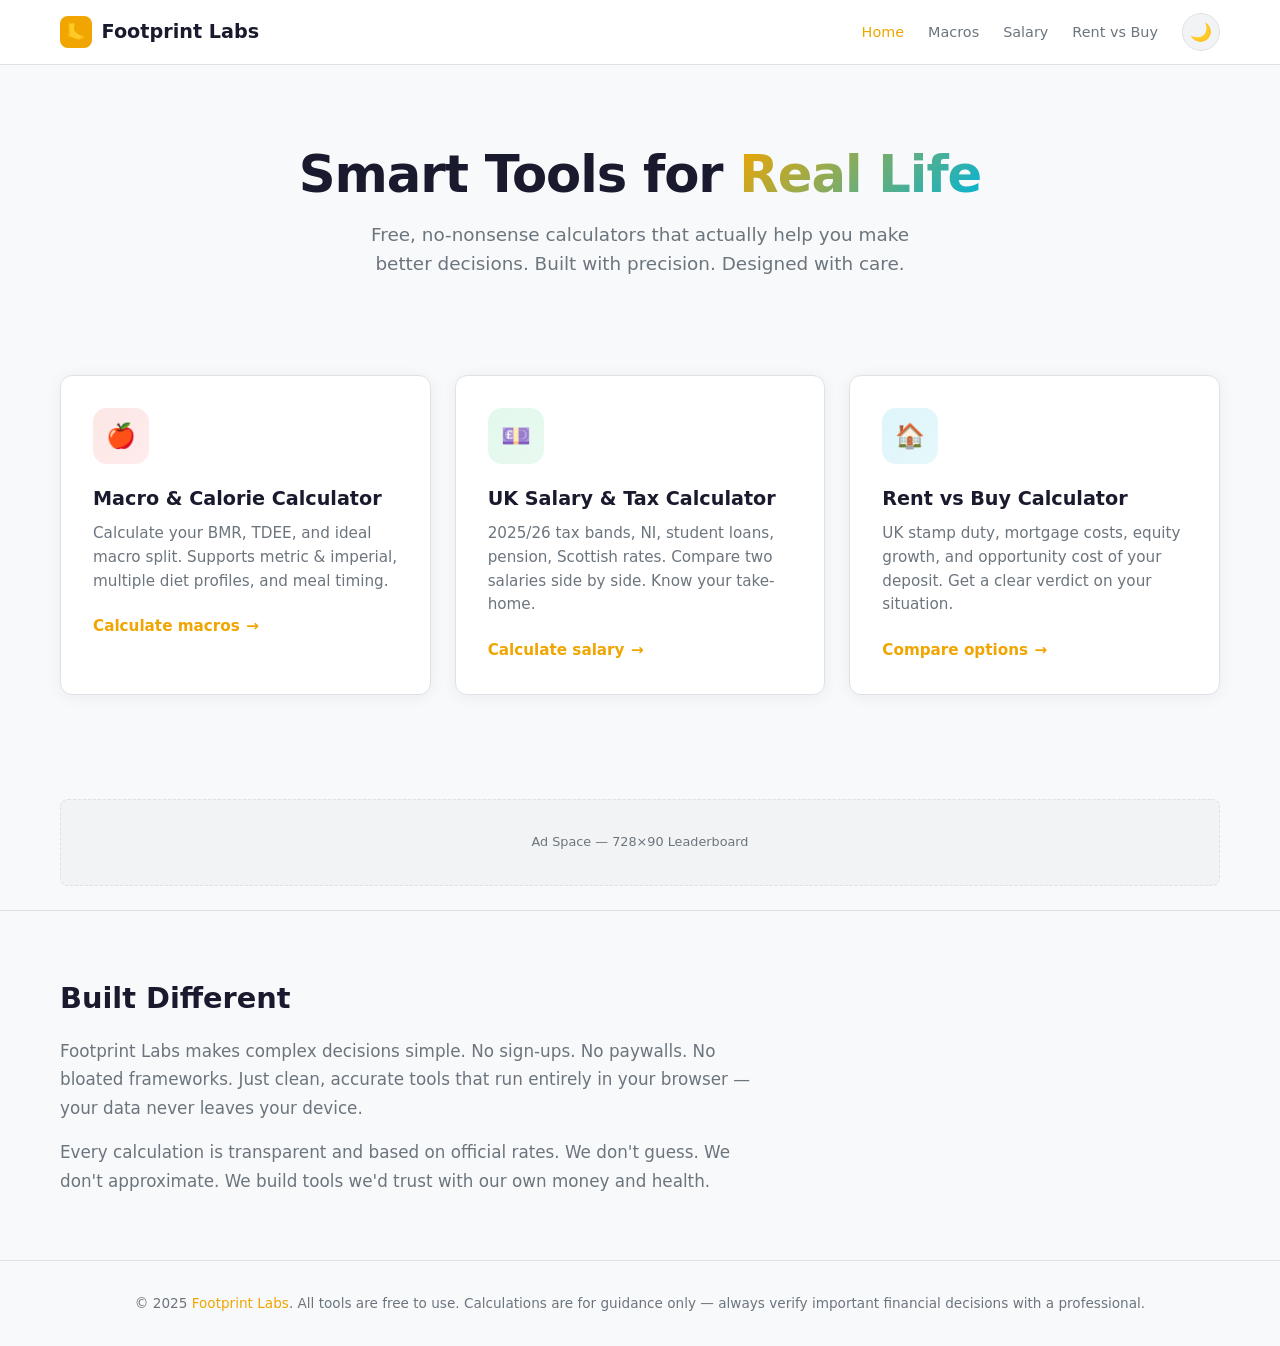
<file: index.html>
<!DOCTYPE html>
<html lang="en" data-theme="light">
<head>
  <meta charset="UTF-8">
  <meta name="viewport" content="width=device-width, initial-scale=1.0">
  <title>Footprint Labs — Smart Tools for Real Life</title>
  <meta name="description" content="Free, premium calculators for fitness macros, UK salary &amp; tax, and rent vs buy decisions. No sign-up. No nonsense. Just answers.">
  <meta name="keywords" content="macro calculator, UK salary calculator 2025, rent vs buy UK, calorie calculator, take home pay calculator">

  <!-- Open Graph -->
  <meta property="og:title" content="Footprint Labs — Smart Tools for Real Life">
  <meta property="og:description" content="Free, premium calculators for fitness, finance, and property. Built to help you make smarter decisions.">
  <meta property="og:type" content="website">
  <meta property="og:url" content="https://footprintlabs.co.uk">
  <meta property="og:image" content="https://footprintlabs.co.uk/img/og-home.png">

  <!-- Favicon placeholder -->
  <link rel="icon" href="data:image/svg+xml,<svg xmlns='http://www.w3.org/2000/svg' viewBox='0 0 100 100'><text y='.9em' font-size='90'>🦶</text></svg>">

  <link rel="stylesheet" href="css/style.css">
  <script src="js/shared.js"></script>

  <!-- Schema.org -->
  <script type="application/ld+json">
  {
    "@context": "https://schema.org",
    "@type": "WebSite",
    "name": "Footprint Labs",
    "url": "https://footprintlabs.co.uk",
    "description": "Smart tools for real life — free calculators for fitness, finance, and property.",
    "potentialAction": {
      "@type": "SearchAction",
      "target": "https://footprintlabs.co.uk/search?q={search_term_string}",
      "query-input": "required name=search_term_string"
    }
  }
  </script>
</head>
<body>

  <!-- ==================== HEADER ==================== -->
  <header class="site-header">
    <div class="container">
      <a href="index.html" class="logo">
        <span class="logo-icon">🦶</span>
        Footprint Labs
      </a>
      <button class="mobile-toggle" aria-label="Toggle navigation">☰</button>
      <nav>
        <ul class="nav-links">
          <li><a href="index.html" class="active">Home</a></li>
          <li><a href="tools/macro-calculator.html">Macros</a></li>
          <li><a href="tools/salary-calculator.html">Salary</a></li>
          <li><a href="tools/rent-vs-buy.html">Rent vs Buy</a></li>
          <li><button class="theme-toggle" aria-label="Toggle dark/light mode">🌙</button></li>
        </ul>
      </nav>
    </div>
  </header>

  <!-- ==================== HERO ==================== -->
  <main>
    <section class="hero">
      <div class="container">
        <h1 class="fade-up">Smart Tools for <span class="highlight">Real Life</span></h1>
        <p class="fade-up fade-up-d1">Free, no-nonsense calculators that actually help you make better decisions. Built with precision. Designed with care.</p>
      </div>
    </section>

    <!-- ==================== TOOLS GRID ==================== -->
    <section class="container" style="padding-bottom: 3rem;">
      <div class="cards-grid">

        <!-- Macro Calculator -->
        <article class="card fade-up fade-up-d1">
          <div class="card-icon" style="background: linear-gradient(135deg, #e74c3c22, #ff6b6b22); color: #e74c3c;">🍎</div>
          <h3>Macro & Calorie Calculator</h3>
          <p>Calculate your BMR, TDEE, and ideal macro split. Supports metric & imperial, multiple diet profiles, and meal timing.</p>
          <a href="tools/macro-calculator.html" class="card-link">Calculate macros</a>
        </article>

        <!-- Salary Calculator -->
        <article class="card fade-up fade-up-d2">
          <div class="card-icon" style="background: linear-gradient(135deg, #2ecc7122, #58d68d22); color: #2ecc71;">💷</div>
          <h3>UK Salary & Tax Calculator</h3>
          <p>2025/26 tax bands, NI, student loans, pension, Scottish rates. Compare two salaries side by side. Know your take-home.</p>
          <a href="tools/salary-calculator.html" class="card-link">Calculate salary</a>
        </article>

        <!-- Rent vs Buy -->
        <article class="card fade-up fade-up-d3">
          <div class="card-icon" style="background: linear-gradient(135deg, #00b4d822, #48cae422); color: #00b4d8;">🏠</div>
          <h3>Rent vs Buy Calculator</h3>
          <p>UK stamp duty, mortgage costs, equity growth, and opportunity cost of your deposit. Get a clear verdict on your situation.</p>
          <a href="tools/rent-vs-buy.html" class="card-link">Compare options</a>
        </article>

      </div>
    </section>

    <!-- ==================== AD PLACEHOLDER ==================== -->
    <!-- Replace with Google AdSense code -->
    <div class="container">
      <div class="ad-placeholder">
        Ad Space — 728×90 Leaderboard
      </div>
    </div>

    <!-- ==================== ABOUT ==================== -->
    <section class="about-section">
      <div class="container">
        <h2 class="fade-up">Built Different</h2>
        <p class="fade-up fade-up-d1">
          Footprint Labs makes complex decisions simple. No sign-ups. No paywalls. No bloated frameworks.
          Just clean, accurate tools that run entirely in your browser — your data never leaves your device.
        </p>
        <p class="fade-up fade-up-d2 mt-2">
          Every calculation is transparent and based on official rates. We don't guess. We don't approximate.
          We build tools we'd trust with our own money and health.
        </p>
      </div>
    </section>
  </main>

  <!-- ==================== FOOTER ==================== -->
  <footer class="site-footer">
    <div class="container">
      <p>© 2025 <a href="index.html">Footprint Labs</a>. All tools are free to use. Calculations are for guidance only — always verify important financial decisions with a professional.</p>
    </div>
  </footer>

</body>
</html>
</file>
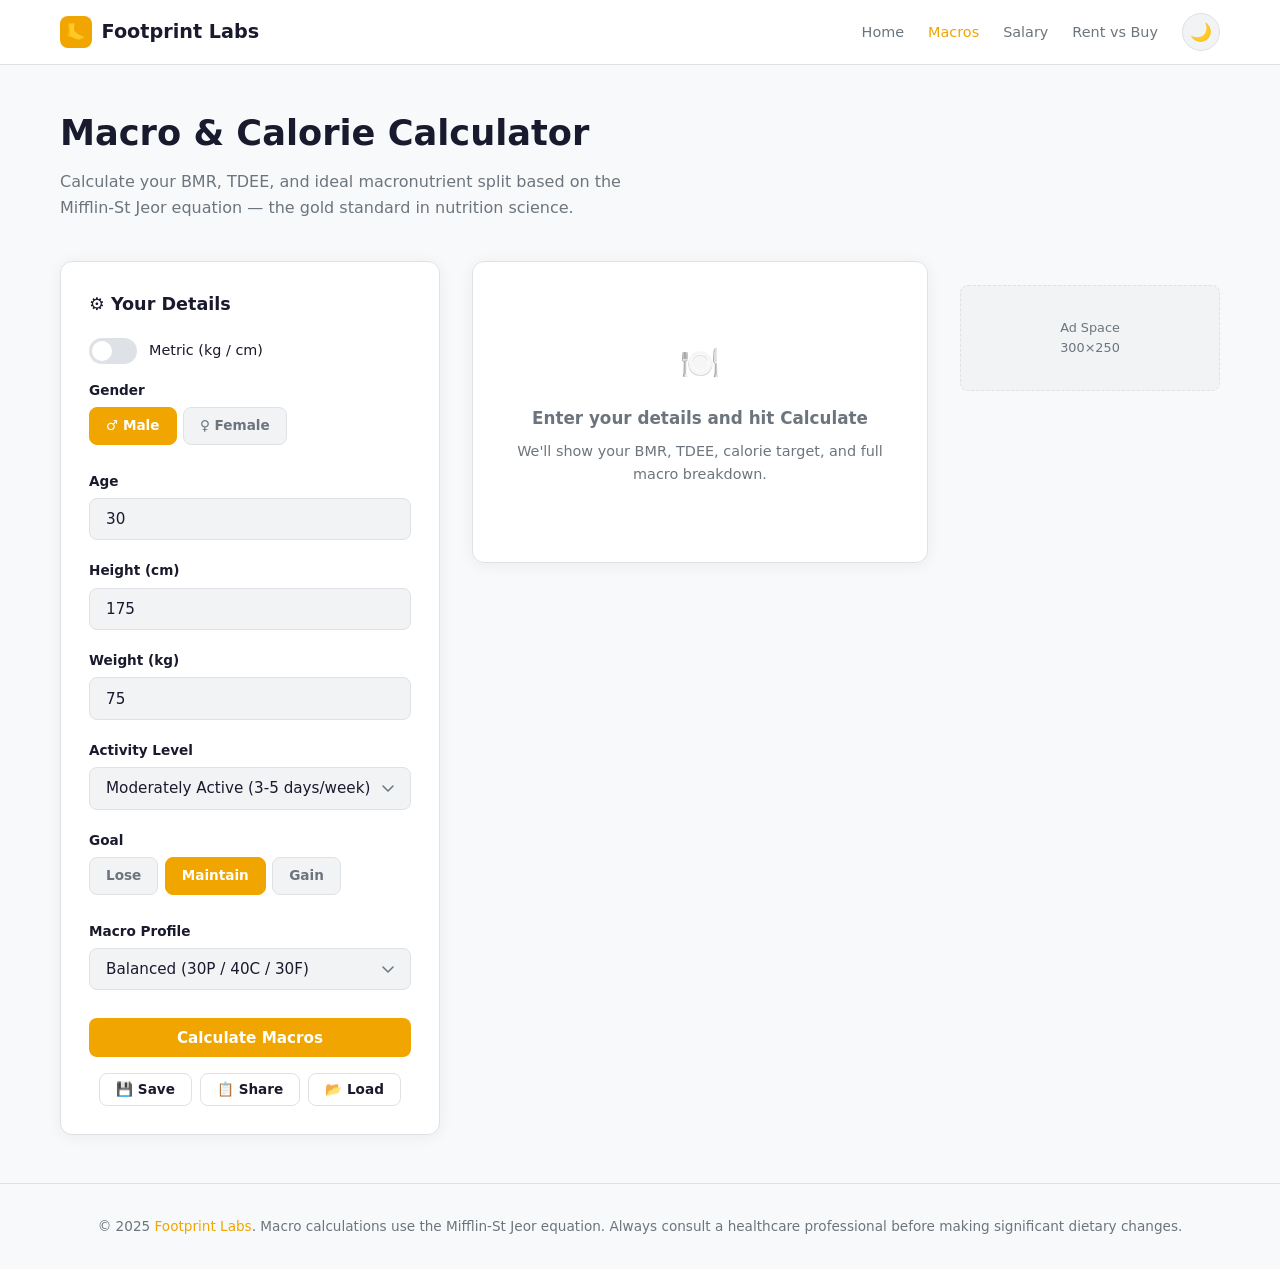
<file: tools/macro-calculator.html>
<!DOCTYPE html>
<html lang="en" data-theme="light">
<head>
  <meta charset="UTF-8">
  <meta name="viewport" content="width=device-width, initial-scale=1.0">
  <title>Macro & Calorie Calculator — Footprint Labs</title>
  <meta name="description" content="Free macro calculator: BMR, TDEE, calories, protein, carbs &amp; fats. Supports metric/imperial, multiple diet profiles (keto, high-protein, balanced), and meal timing suggestions.">
  <meta name="keywords" content="macro calculator, calorie calculator, TDEE calculator, BMR calculator, protein calculator, keto macros, high protein diet">

  <meta property="og:title" content="Macro & Calorie Calculator — Footprint Labs">
  <meta property="og:description" content="Calculate your BMR, TDEE, and ideal macro split. Free, accurate, no sign-up.">
  <meta property="og:type" content="website">
  <meta property="og:url" content="https://footprintlabs.co.uk/tools/macro-calculator.html">

  <link rel="icon" href="data:image/svg+xml,<svg xmlns='http://www.w3.org/2000/svg' viewBox='0 0 100 100'><text y='.9em' font-size='90'>🦶</text></svg>">
  <link rel="stylesheet" href="../css/style.css">
  <script src="../js/shared.js"></script>

  <script type="application/ld+json">
  {
    "@context": "https://schema.org",
    "@type": "SoftwareApplication",
    "name": "Macro & Calorie Calculator",
    "applicationCategory": "HealthApplication",
    "operatingSystem": "Web",
    "offers": { "@type": "Offer", "price": "0", "priceCurrency": "GBP" },
    "description": "Calculate BMR, TDEE, target calories and macronutrient split based on your body stats, activity level, and fitness goal."
  }
  </script>
</head>
<body>

  <!-- HEADER -->
  <header class="site-header">
    <div class="container">
      <a href="../index.html" class="logo"><span class="logo-icon">🦶</span> Footprint Labs</a>
      <button class="mobile-toggle" aria-label="Toggle navigation">☰</button>
      <nav>
        <ul class="nav-links">
          <li><a href="../index.html">Home</a></li>
          <li><a href="macro-calculator.html" class="active">Macros</a></li>
          <li><a href="salary-calculator.html">Salary</a></li>
          <li><a href="rent-vs-buy.html">Rent vs Buy</a></li>
          <li><button class="theme-toggle" aria-label="Toggle dark/light mode">🌙</button></li>
        </ul>
      </nav>
    </div>
  </header>

  <main class="container">
    <div class="tool-hero">
      <h1>Macro & Calorie <span class="highlight">Calculator</span></h1>
      <p>Calculate your BMR, TDEE, and ideal macronutrient split based on the Mifflin-St Jeor equation — the gold standard in nutrition science.</p>
    </div>

    <div class="tool-layout with-sidebar">

      <!-- ==================== INPUTS ==================== -->
      <div class="tool-inputs">
        <h2>⚙️ Your Details</h2>

        <!-- Unit toggle -->
        <div class="toggle-row">
          <label class="toggle-switch">
            <input type="checkbox" id="unitToggle">
            <span class="toggle-slider"></span>
          </label>
          <span class="toggle-label" id="unitLabel">Metric (kg / cm)</span>
        </div>

        <!-- Gender -->
        <div class="form-group">
          <label>Gender</label>
          <div class="radio-pills">
            <div class="radio-pill">
              <input type="radio" name="gender" id="genderMale" value="male" checked>
              <label for="genderMale">♂ Male</label>
            </div>
            <div class="radio-pill">
              <input type="radio" name="gender" id="genderFemale" value="female">
              <label for="genderFemale">♀ Female</label>
            </div>
          </div>
        </div>

        <!-- Age -->
        <div class="form-group">
          <label for="age">Age</label>
          <input type="number" id="age" min="15" max="100" value="30" placeholder="e.g. 30">
        </div>

        <!-- Height -->
        <div class="form-group" id="heightGroupMetric">
          <label for="heightCm">Height (cm)</label>
          <input type="number" id="heightCm" min="100" max="250" value="175" placeholder="e.g. 175">
        </div>
        <div class="form-group" id="heightGroupImperial" style="display:none;">
          <label>Height</label>
          <div style="display:flex;gap:.5rem;">
            <input type="number" id="heightFt" min="3" max="8" value="5" placeholder="ft" style="width:50%">
            <input type="number" id="heightIn" min="0" max="11" value="9" placeholder="in" style="width:50%">
          </div>
        </div>

        <!-- Weight -->
        <div class="form-group">
          <label for="weight" id="weightLabel">Weight (kg)</label>
          <input type="number" id="weight" min="30" max="300" value="75" step="0.1" placeholder="e.g. 75">
        </div>

        <!-- Activity Level -->
        <div class="form-group">
          <label for="activity">Activity Level</label>
          <select id="activity">
            <option value="1.2">Sedentary (desk job, little exercise)</option>
            <option value="1.375">Lightly Active (1-3 days/week)</option>
            <option value="1.55" selected>Moderately Active (3-5 days/week)</option>
            <option value="1.725">Very Active (6-7 days/week)</option>
            <option value="1.9">Extremely Active (athlete / physical job)</option>
          </select>
        </div>

        <!-- Goal -->
        <div class="form-group">
          <label>Goal</label>
          <div class="radio-pills">
            <div class="radio-pill">
              <input type="radio" name="goal" id="goalLose" value="lose">
              <label for="goalLose">Lose</label>
            </div>
            <div class="radio-pill">
              <input type="radio" name="goal" id="goalMaintain" value="maintain" checked>
              <label for="goalMaintain">Maintain</label>
            </div>
            <div class="radio-pill">
              <input type="radio" name="goal" id="goalGain" value="gain">
              <label for="goalGain">Gain</label>
            </div>
          </div>
        </div>

        <!-- Macro profile -->
        <div class="form-group">
          <label for="macroProfile">Macro Profile</label>
          <select id="macroProfile">
            <option value="balanced">Balanced (30P / 40C / 30F)</option>
            <option value="highprotein">High Protein (40P / 35C / 25F)</option>
            <option value="keto">Keto (25P / 5C / 70F)</option>
            <option value="lowfat">Low Fat (30P / 50C / 20F)</option>
            <option value="custom">Custom</option>
          </select>
        </div>

        <!-- Custom macro sliders -->
        <div id="customMacros" style="display:none;">
          <div class="form-group">
            <label>Protein: <span id="customPVal">30</span>%</label>
            <input type="range" id="customP" min="10" max="60" value="30" style="width:100%">
          </div>
          <div class="form-group">
            <label>Carbs: <span id="customCVal">40</span>%</label>
            <input type="range" id="customC" min="5" max="65" value="40" style="width:100%">
          </div>
          <div class="form-group">
            <label>Fats: <span id="customFVal">30</span>%</label>
            <input type="range" id="customF" min="10" max="75" value="30" style="width:100%">
          </div>
          <p id="customWarn" style="color:var(--danger);font-size:.8rem;display:none;">Percentages must total 100%</p>
        </div>

        <button class="btn btn-primary" style="width:100%;margin-top:.5rem;" onclick="calculateMacros()">Calculate Macros</button>

        <div class="btn-group mt-2" style="justify-content:center;">
          <button class="btn btn-outline btn-sm" onclick="saveResults()">💾 Save</button>
          <button class="btn btn-outline btn-sm" onclick="shareResults()">📋 Share</button>
          <button class="btn btn-outline btn-sm" onclick="loadSaved()">📂 Load</button>
        </div>
      </div>

      <!-- ==================== RESULTS ==================== -->
      <div class="tool-results" id="resultsArea">
        <div class="result-card fade-up" id="resultsPlaceholder">
          <div style="text-align:center;padding:3rem 1rem;color:var(--text-muted);">
            <p style="font-size:2rem;margin-bottom:1rem;">🍽️</p>
            <p style="font-size:1.05rem;font-weight:600;">Enter your details and hit Calculate</p>
            <p style="font-size:.9rem;margin-top:.5rem;">We'll show your BMR, TDEE, calorie target, and full macro breakdown.</p>
          </div>
        </div>

        <div id="resultsContent" style="display:none;">
          <!-- Calorie summary -->
          <div class="result-card fade-up">
            <h3>🔥 Calorie Summary</h3>
            <div class="result-highlight">
              <div class="big-number" id="targetCals">—</div>
              <div class="big-label">Daily Calorie Target</div>
            </div>
            <div class="result-row">
              <span class="result-label">Basal Metabolic Rate (BMR) <span class="info-tip" data-tip="Calories your body burns at complete rest — just to keep you alive.">?</span></span>
              <span class="result-value" id="bmrVal">—</span>
            </div>
            <div class="result-row">
              <span class="result-label">Total Daily Energy Expenditure <span class="info-tip" data-tip="BMR adjusted for your activity level. This is your maintenance calories.">?</span></span>
              <span class="result-value" id="tdeeVal">—</span>
            </div>
            <div class="result-row">
              <span class="result-label">Goal Adjustment</span>
              <span class="result-value" id="goalAdj">—</span>
            </div>
          </div>

          <!-- Macro breakdown -->
          <div class="result-card fade-up">
            <h3>📊 Macro Breakdown</h3>
            <div class="stacked-bar" id="macroBar"></div>
            <div class="chart-legend" id="macroLegend"></div>

            <div style="margin-top:1.25rem;">
              <div class="result-row">
                <span class="result-label">🥩 Protein</span>
                <span class="result-value" id="proteinVal">—</span>
              </div>
              <div class="result-row">
                <span class="result-label">🍞 Carbohydrates</span>
                <span class="result-value" id="carbsVal">—</span>
              </div>
              <div class="result-row">
                <span class="result-label">🥑 Fats</span>
                <span class="result-value" id="fatsVal">—</span>
              </div>
            </div>
          </div>

          <!-- Meal timing -->
          <div class="result-card fade-up">
            <h3>🕐 Meal Timing Suggestions</h3>
            <div id="mealTimingContent"></div>
          </div>

          <!-- Explanation -->
          <div class="result-card fade-up">
            <h3>📖 How This Works</h3>
            <div id="explanationContent"></div>
          </div>

          <!-- Replace with Google AdSense code -->
          <div class="ad-placeholder">
            Ad Space — In-content rectangle
          </div>
        </div>
      </div>

      <!-- ==================== SIDEBAR AD ==================== -->
      <aside class="ad-sidebar">
        <!-- Replace with Google AdSense code -->
        <div class="ad-placeholder">
          Ad Space<br>300×250
        </div>
      </aside>
    </div>
  </main>

  <footer class="site-footer">
    <div class="container">
      <p>© 2025 <a href="../index.html">Footprint Labs</a>. Macro calculations use the Mifflin-St Jeor equation. Always consult a healthcare professional before making significant dietary changes.</p>
    </div>
  </footer>

<script>
(function() {
  'use strict';

  // --- Unit toggle ---
  var unitToggle = document.getElementById('unitToggle');
  unitToggle.addEventListener('change', function() {
    var imperial = this.checked;
    document.getElementById('unitLabel').textContent = imperial ? 'Imperial (lbs / ft-in)' : 'Metric (kg / cm)';
    document.getElementById('heightGroupMetric').style.display = imperial ? 'none' : 'block';
    document.getElementById('heightGroupImperial').style.display = imperial ? 'block' : 'none';
    document.getElementById('weightLabel').textContent = imperial ? 'Weight (lbs)' : 'Weight (kg)';
    if (imperial) {
      document.getElementById('weight').value = Math.round(75 * 2.20462);
    } else {
      document.getElementById('weight').value = 75;
    }
  });

  // --- Custom macro sliders ---
  var profileSelect = document.getElementById('macroProfile');
  var customDiv = document.getElementById('customMacros');
  profileSelect.addEventListener('change', function() {
    customDiv.style.display = this.value === 'custom' ? 'block' : 'none';
  });

  ['customP','customC','customF'].forEach(function(id) {
    document.getElementById(id).addEventListener('input', function() {
      document.getElementById(id + 'Val').textContent = this.value;
      var total = +document.getElementById('customP').value + +document.getElementById('customC').value + +document.getElementById('customF').value;
      document.getElementById('customWarn').style.display = total !== 100 ? 'block' : 'none';
    });
  });

  // --- Macro profiles ---
  var profiles = {
    balanced:    { p: 30, c: 40, f: 30 },
    highprotein: { p: 40, c: 35, f: 25 },
    keto:        { p: 25, c: 5,  f: 70 },
    lowfat:      { p: 30, c: 50, f: 20 }
  };

  // --- Main calculation ---
  window.calculateMacros = function() {
    var gender = document.querySelector('input[name="gender"]:checked').value;
    var age = parseInt(document.getElementById('age').value);
    var imperial = unitToggle.checked;
    var weightRaw = parseFloat(document.getElementById('weight').value);
    var activity = parseFloat(document.getElementById('activity').value);
    var goal = document.querySelector('input[name="goal"]:checked').value;
    var profile = profileSelect.value;

    // Validate
    if (!age || age < 15 || age > 100) { fpToast('Please enter a valid age (15-100)'); return; }
    if (!weightRaw || weightRaw < 20) { fpToast('Please enter a valid weight'); return; }

    // Convert to metric
    var weightKg = imperial ? weightRaw / 2.20462 : weightRaw;
    var heightCm;
    if (imperial) {
      var ft = parseInt(document.getElementById('heightFt').value) || 0;
      var inch = parseInt(document.getElementById('heightIn').value) || 0;
      heightCm = (ft * 12 + inch) * 2.54;
    } else {
      heightCm = parseFloat(document.getElementById('heightCm').value);
    }
    if (!heightCm || heightCm < 100 || heightCm > 250) { fpToast('Please enter a valid height'); return; }

    // Mifflin-St Jeor
    var bmr;
    if (gender === 'male') {
      bmr = 10 * weightKg + 6.25 * heightCm - 5 * age + 5;
    } else {
      bmr = 10 * weightKg + 6.25 * heightCm - 5 * age - 161;
    }

    var tdee = bmr * activity;

    // Goal adjustment
    var targetCals, adjText;
    if (goal === 'lose') {
      targetCals = tdee - 500;
      adjText = '−500 kcal (moderate deficit)';
    } else if (goal === 'gain') {
      targetCals = tdee + 300;
      adjText = '+300 kcal (lean bulk)';
    } else {
      targetCals = tdee;
      adjText = 'None (maintenance)';
    }
    targetCals = Math.round(targetCals);

    // Macros
    var pPct, cPct, fPct;
    if (profile === 'custom') {
      pPct = parseInt(document.getElementById('customP').value);
      cPct = parseInt(document.getElementById('customC').value);
      fPct = parseInt(document.getElementById('customF').value);
      if (pPct + cPct + fPct !== 100) { fpToast('Custom macro percentages must total 100%'); return; }
    } else {
      pPct = profiles[profile].p;
      cPct = profiles[profile].c;
      fPct = profiles[profile].f;
    }

    var proteinG = Math.round((targetCals * pPct / 100) / 4);
    var carbsG = Math.round((targetCals * cPct / 100) / 4);
    var fatsG = Math.round((targetCals * fPct / 100) / 9);

    // Display
    document.getElementById('resultsPlaceholder').style.display = 'none';
    document.getElementById('resultsContent').style.display = 'block';

    document.getElementById('targetCals').textContent = fpFmt(targetCals) + ' kcal';
    document.getElementById('bmrVal').textContent = fpFmt(Math.round(bmr)) + ' kcal';
    document.getElementById('tdeeVal').textContent = fpFmt(Math.round(tdee)) + ' kcal';
    document.getElementById('goalAdj').textContent = adjText;
    document.getElementById('proteinVal').textContent = proteinG + 'g (' + pPct + '% · ' + (proteinG * 4) + ' kcal)';
    document.getElementById('carbsVal').textContent = carbsG + 'g (' + cPct + '% · ' + (carbsG * 4) + ' kcal)';
    document.getElementById('fatsVal').textContent = fatsG + 'g (' + fPct + '% · ' + (fatsG * 9) + ' kcal)';

    // Stacked bar
    document.getElementById('macroBar').innerHTML =
      '<div class="bar-fill protein" style="width:' + pPct + '%">' + pPct + '%</div>' +
      '<div class="bar-fill carbs" style="width:' + cPct + '%">' + cPct + '%</div>' +
      '<div class="bar-fill fats" style="width:' + fPct + '%">' + fPct + '%</div>';

    document.getElementById('macroLegend').innerHTML =
      '<div class="legend-item"><span class="legend-dot" style="background:#e74c3c"></span>Protein ' + proteinG + 'g</div>' +
      '<div class="legend-item"><span class="legend-dot" style="background:#f0a500"></span>Carbs ' + carbsG + 'g</div>' +
      '<div class="legend-item"><span class="legend-dot" style="background:#00b4d8"></span>Fats ' + fatsG + 'g</div>';

    // Meal timing
    var meals3 = {p: Math.round(proteinG/3), c: Math.round(carbsG/3), f: Math.round(fatsG/3), cal: Math.round(targetCals/3)};
    var meals4 = {p: Math.round(proteinG/4), c: Math.round(carbsG/4), f: Math.round(fatsG/4), cal: Math.round(targetCals/4)};

    document.getElementById('mealTimingContent').innerHTML =
      '<p style="color:var(--text-muted);font-size:.9rem;margin-bottom:1rem;">How to split your daily target across meals:</p>' +

      '<div style="margin-bottom:1rem;"><strong>Option A: 3 Meals</strong>' +
      '<div class="result-row"><span class="result-label">Each meal</span><span class="result-value">' + meals3.cal + ' kcal · ' + meals3.p + 'g P · ' + meals3.c + 'g C · ' + meals3.f + 'g F</span></div>' +
      '<p style="font-size:.82rem;color:var(--text-muted);margin-top:.25rem;">Breakfast (8am) · Lunch (1pm) · Dinner (7pm)</p></div>' +

      '<div style="margin-bottom:1rem;"><strong>Option B: 4 Meals</strong>' +
      '<div class="result-row"><span class="result-label">Each meal</span><span class="result-value">' + meals4.cal + ' kcal · ' + meals4.p + 'g P · ' + meals4.c + 'g C · ' + meals4.f + 'g F</span></div>' +
      '<p style="font-size:.82rem;color:var(--text-muted);margin-top:.25rem;">Breakfast (8am) · Lunch (12pm) · Snack (4pm) · Dinner (7:30pm)</p></div>' +

      '<div><strong>Option C: 3 Meals + 2 Snacks</strong>' +
      '<div class="result-row"><span class="result-label">3 main meals</span><span class="result-value">' + Math.round(targetCals * 0.28) + ' kcal each</span></div>' +
      '<div class="result-row"><span class="result-label">2 snacks</span><span class="result-value">' + Math.round(targetCals * 0.08) + ' kcal each</span></div>' +
      '<p style="font-size:.82rem;color:var(--text-muted);margin-top:.25rem;">Breakfast (8am) · Snack (10:30am) · Lunch (1pm) · Snack (4pm) · Dinner (7:30pm)</p></div>';

    // Explanation
    document.getElementById('explanationContent').innerHTML =
      '<div style="font-size:.9rem;color:var(--text-muted);line-height:1.7;">' +
      '<p><strong>BMR (Basal Metabolic Rate)</strong> is the number of calories your body needs at complete rest — just to breathe, pump blood, and maintain body temperature. We use the <strong>Mifflin-St Jeor equation</strong>, widely considered the most accurate BMR formula for most adults.</p>' +
      '<p class="mt-2"><strong>TDEE (Total Daily Energy Expenditure)</strong> multiplies your BMR by an activity factor. This is your estimated daily calorie burn including exercise and daily movement.</p>' +
      '<p class="mt-2"><strong>Goal adjustment:</strong> For fat loss, we subtract 500 kcal/day (≈0.45 kg/week loss). For muscle gain, we add 300 kcal/day (lean bulk to minimise fat gain). These are moderate, sustainable adjustments.</p>' +
      '<p class="mt-2"><strong>Macros</strong> are calculated from your calorie target: protein and carbs provide 4 kcal/g, fats provide 9 kcal/g. The percentages determine how your calories are distributed.</p>' +
      '</div>';

    // Store last calc for save/share
    window._lastMacroResult = {
      bmr: Math.round(bmr), tdee: Math.round(tdee), target: targetCals,
      protein: proteinG, carbs: carbsG, fats: fatsG,
      pPct: pPct, cPct: cPct, fPct: fPct,
      goal: goal, profile: profile
    };
  };

  // --- Save / Load / Share ---
  window.saveResults = function() {
    if (!window._lastMacroResult) { fpToast('Calculate first!'); return; }
    var data = {
      result: window._lastMacroResult,
      inputs: {
        gender: document.querySelector('input[name="gender"]:checked').value,
        age: document.getElementById('age').value,
        weight: document.getElementById('weight').value,
        imperial: unitToggle.checked,
        heightCm: document.getElementById('heightCm').value,
        heightFt: document.getElementById('heightFt').value,
        heightIn: document.getElementById('heightIn').value,
        activity: document.getElementById('activity').value,
        goal: document.querySelector('input[name="goal"]:checked').value,
        profile: profileSelect.value
      },
      savedAt: new Date().toISOString()
    };
    localStorage.setItem('fp-macro-save', JSON.stringify(data));
    fpToast('Results saved! 💾');
  };

  window.loadSaved = function() {
    var raw = localStorage.getItem('fp-macro-save');
    if (!raw) { fpToast('No saved results found'); return; }
    try {
      var data = JSON.parse(raw);
      var inp = data.inputs;
      if (inp.imperial) unitToggle.click();
      if (inp.gender === 'female') document.getElementById('genderFemale').checked = true;
      else document.getElementById('genderMale').checked = true;
      document.getElementById('age').value = inp.age;
      document.getElementById('weight').value = inp.weight;
      document.getElementById('heightCm').value = inp.heightCm;
      document.getElementById('heightFt').value = inp.heightFt;
      document.getElementById('heightIn').value = inp.heightIn;
      document.getElementById('activity').value = inp.activity;
      document.getElementById(inp.goal === 'lose' ? 'goalLose' : inp.goal === 'gain' ? 'goalGain' : 'goalMaintain').checked = true;
      profileSelect.value = inp.profile;
      calculateMacros();
      fpToast('Saved results loaded! 📂');
    } catch(e) { fpToast('Error loading saved data'); }
  };

  window.shareResults = function() {
    if (!window._lastMacroResult) { fpToast('Calculate first!'); return; }
    var r = window._lastMacroResult;
    var text = '🍎 My Macros (Footprint Labs)\n' +
      '━━━━━━━━━━━━━━━━━━━━━\n' +
      'Calories: ' + fpFmt(r.target) + ' kcal/day\n' +
      'Protein: ' + r.protein + 'g (' + r.pPct + '%)\n' +
      'Carbs: ' + r.carbs + 'g (' + r.cPct + '%)\n' +
      'Fats: ' + r.fats + 'g (' + r.fPct + '%)\n' +
      '━━━━━━━━━━━━━━━━━━━━━\n' +
      'BMR: ' + fpFmt(r.bmr) + ' | TDEE: ' + fpFmt(r.tdee) + '\n' +
      'Calculate yours → footprintlabs.co.uk';
    navigator.clipboard.writeText(text).then(function() {
      fpToast('Copied to clipboard! 📋');
    }).catch(function() { fpToast('Could not copy — try manually'); });
  };

})();
</script>

</body>
</html>
</file>
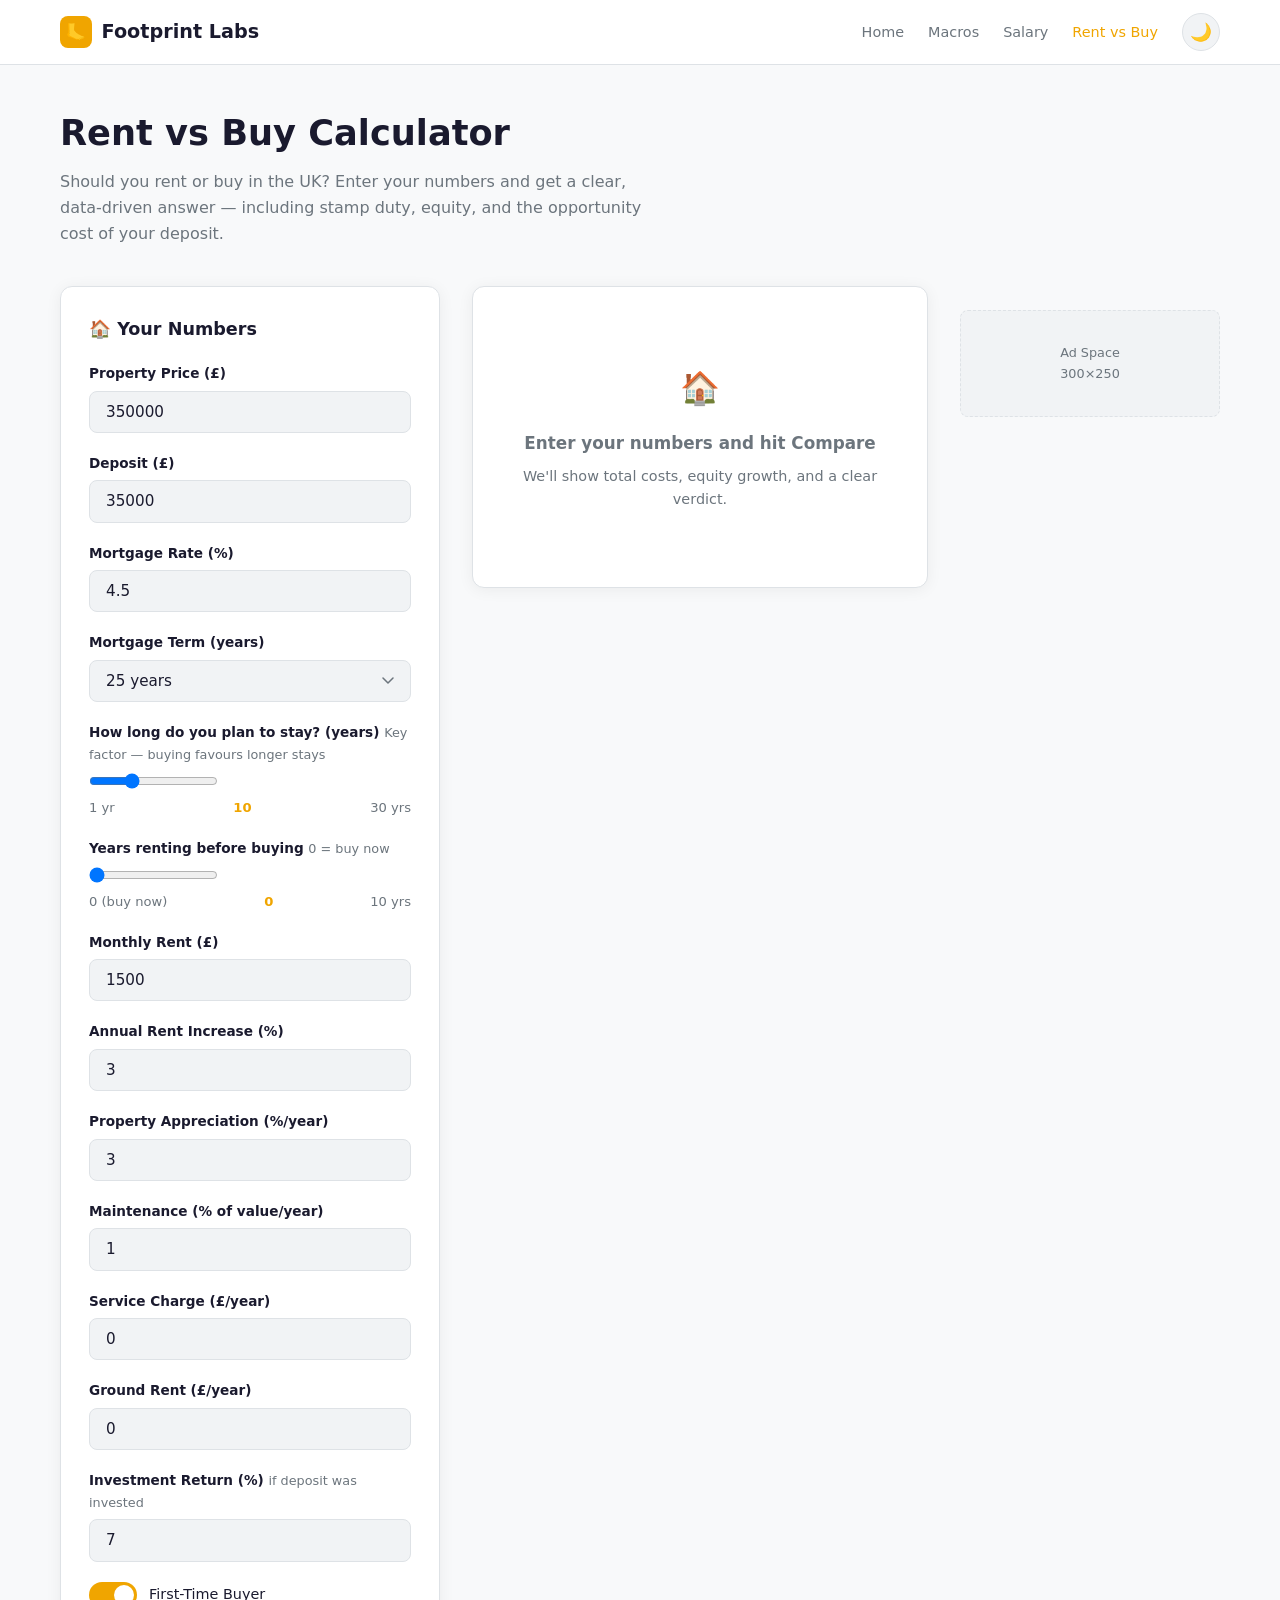
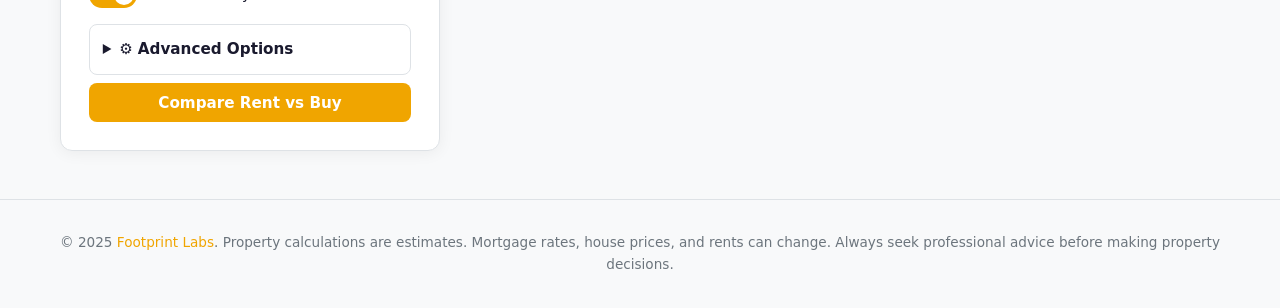
<file: tools/rent-vs-buy.html>
<!DOCTYPE html>
<html lang="en" data-theme="light">
<head>
  <meta charset="UTF-8">
  <meta name="viewport" content="width=device-width, initial-scale=1.0">
  <title>Rent vs Buy Calculator UK — Footprint Labs</title>
  <meta name="description" content="Free UK rent vs buy calculator. Compare total costs over 5-25 years, including stamp duty, mortgage interest, equity growth, and opportunity cost of your deposit.">
  <meta name="keywords" content="rent vs buy calculator UK, should I buy a house UK, rent or buy property calculator, stamp duty calculator, first time buyer calculator UK">
  <meta property="og:title" content="Rent vs Buy Calculator UK — Footprint Labs">
  <meta property="og:description" content="Should you rent or buy in the UK? Compare total costs, equity growth, and opportunity cost. Free calculator with stamp duty and first-time buyer relief.">
  <meta property="og:type" content="website">
  <meta property="og:url" content="https://footprintlabs.co.uk/tools/rent-vs-buy.html">
  <link rel="icon" href="data:image/svg+xml,<svg xmlns='http://www.w3.org/2000/svg' viewBox='0 0 100 100'><text y='.9em' font-size='90'>🦶</text></svg>">
  <link rel="stylesheet" href="../css/style.css">
  <script src="../js/shared.js"></script>
  <script type="application/ld+json">
  {
    "@context": "https://schema.org",
    "@type": "SoftwareApplication",
    "name": "UK Rent vs Buy Calculator",
    "applicationCategory": "FinanceApplication",
    "operatingSystem": "Web",
    "offers": { "@type": "Offer", "price": "0", "priceCurrency": "GBP" },
    "description": "Compare the total cost of renting vs buying a property in the UK over 5-25 years, including stamp duty, mortgage payments, equity, and investment opportunity cost."
  }
  </script>
</head>
<body>
  <header class="site-header">
    <div class="container">
      <a href="../index.html" class="logo"><span class="logo-icon">🦶</span> Footprint Labs</a>
      <button class="mobile-toggle" aria-label="Toggle navigation">☰</button>
      <nav>
        <ul class="nav-links">
          <li><a href="../index.html">Home</a></li>
          <li><a href="macro-calculator.html">Macros</a></li>
          <li><a href="salary-calculator.html">Salary</a></li>
          <li><a href="rent-vs-buy.html" class="active">Rent vs Buy</a></li>
          <li><button class="theme-toggle" aria-label="Toggle dark/light mode">🌙</button></li>
        </ul>
      </nav>
    </div>
  </header>

  <main class="container">
    <div class="tool-hero">
      <h1>Rent vs Buy <span class="highlight">Calculator</span></h1>
      <p>Should you rent or buy in the UK? Enter your numbers and get a clear, data-driven answer — including stamp duty, equity, and the opportunity cost of your deposit.</p>
    </div>

    <div class="tool-layout with-sidebar">

      <!-- INPUTS -->
      <div class="tool-inputs">
        <h2>🏠 Your Numbers</h2>

        <div class="form-group">
          <label for="propertyPrice">Property Price (£)</label>
          <input type="number" id="propertyPrice" value="350000" min="0" step="5000">
        </div>

        <div class="form-group">
          <label for="deposit">Deposit (£)</label>
          <input type="number" id="deposit" value="35000" min="0" step="1000">
        </div>

        <div class="form-group">
          <label for="mortgageRate">Mortgage Rate (%)</label>
          <input type="number" id="mortgageRate" value="4.5" min="0" max="15" step="0.1">
        </div>

        <div class="form-group">
          <label for="mortgageTerm">Mortgage Term (years)</label>
          <select id="mortgageTerm">
            <option value="15">15 years</option>
            <option value="20">20 years</option>
            <option value="25" selected>25 years</option>
            <option value="30">30 years</option>
            <option value="35">35 years</option>
          </select>
        </div>

        <div class="form-group">
          <label for="planToStay">How long do you plan to stay? (years) <span class="label-hint">Key factor — buying favours longer stays</span></label>
          <input type="range" id="planToStay" min="1" max="30" value="10" step="1" oninput="document.getElementById('stayDisplay').textContent=this.value">
          <div style="display:flex;justify-content:space-between;font-size:0.82rem;color:var(--text-muted);"><span>1 yr</span><span id="stayDisplay" style="font-weight:700;color:var(--accent);">10</span><span>30 yrs</span></div>
        </div>

        <div class="form-group">
          <label for="rentYearsBefore">Years renting before buying <span class="label-hint">0 = buy now</span></label>
          <input type="range" id="rentYearsBefore" min="0" max="10" value="0" step="1" oninput="document.getElementById('rentBeforeDisplay').textContent=this.value">
          <div style="display:flex;justify-content:space-between;font-size:0.82rem;color:var(--text-muted);"><span>0 (buy now)</span><span id="rentBeforeDisplay" style="font-weight:700;color:var(--accent);">0</span><span>10 yrs</span></div>
        </div>

        <div class="form-group">
          <label for="monthlyRent">Monthly Rent (£)</label>
          <input type="number" id="monthlyRent" value="1500" min="0" step="50">
        </div>

        <div class="form-group">
          <label for="rentIncrease">Annual Rent Increase (%)</label>
          <input type="number" id="rentIncrease" value="3" min="0" max="20" step="0.5">
        </div>

        <div class="form-group">
          <label for="appreciation">Property Appreciation (%/year)</label>
          <input type="number" id="appreciation" value="3" min="-5" max="15" step="0.5">
        </div>

        <div class="form-group">
          <label for="maintenance">Maintenance (% of value/year)</label>
          <input type="number" id="maintenance" value="1" min="0" max="5" step="0.1">
        </div>

        <div class="form-group">
          <label for="serviceCharge">Service Charge (£/year)</label>
          <input type="number" id="serviceCharge" value="0" min="0" step="100">
        </div>

        <div class="form-group">
          <label for="groundRent">Ground Rent (£/year)</label>
          <input type="number" id="groundRent" value="0" min="0" step="50">
        </div>

        <div class="form-group">
          <label for="investReturn">Investment Return (%) <span class="label-hint">if deposit was invested</span></label>
          <input type="number" id="investReturn" value="7" min="0" max="20" step="0.5">
        </div>

        <div class="toggle-row">
          <label class="toggle-switch">
            <input type="checkbox" id="ftbToggle" checked>
            <span class="toggle-slider"></span>
          </label>
          <span class="toggle-label">First-Time Buyer</span>
        </div>

        <details style="margin-top:1rem;border:1px solid var(--border);border-radius:8px;padding:0.8rem;">
          <summary style="font-weight:600;cursor:pointer;font-size:0.95rem;">⚙️ Advanced Options</summary>
          <div style="margin-top:1rem;display:flex;flex-direction:column;gap:0.8rem;">

            <div class="form-group" style="margin:0;">
              <label for="solicitorFees">Solicitor/Legal Fees (£)</label>
              <input type="number" id="solicitorFees" value="1500" min="0" step="100">
            </div>

            <div class="form-group" style="margin:0;">
              <label for="surveyFees">Survey & Valuation (£)</label>
              <input type="number" id="surveyFees" value="500" min="0" step="100">
            </div>

            <div class="form-group" style="margin:0;">
              <label for="homeInsurance">Home Insurance (£/year)</label>
              <input type="number" id="homeInsurance" value="400" min="0" step="50">
            </div>

            <div class="form-group" style="margin:0;">
              <label for="rentersInsurance">Renters Insurance (£/year)</label>
              <input type="number" id="rentersInsurance" value="150" min="0" step="25">
            </div>

            <div class="form-group" style="margin:0;">
              <label for="sellingCost">Selling Costs (% of property value) <span class="label-hint">Estate agent + legal ~ 2-3%</span></label>
              <input type="number" id="sellingCost" value="2.5" min="0" max="10" step="0.5">
            </div>

            <div class="form-group" style="margin:0;">
              <label for="monthlySavings">Monthly savings if renting (£) <span class="label-hint">Extra you'd invest vs buying costs</span></label>
              <input type="number" id="monthlySavings" value="0" min="0" step="50">
            </div>

            <div class="form-group" style="margin:0;">
              <label for="inflation">General Inflation (%/year)</label>
              <input type="number" id="inflation" value="2.5" min="0" max="10" step="0.5">
            </div>

          </div>
        </details>

        <button class="btn btn-primary" style="width:100%;margin-top:.5rem;" onclick="calcRentVsBuy()">Compare Rent vs Buy</button>
      </div>

      <!-- RESULTS -->
      <div class="tool-results" id="rvbResults">
        <div class="result-card" id="rvbPlaceholder">
          <div style="text-align:center;padding:3rem 1rem;color:var(--text-muted);">
            <p style="font-size:2rem;margin-bottom:1rem;">🏠</p>
            <p style="font-size:1.05rem;font-weight:600;">Enter your numbers and hit Compare</p>
            <p style="font-size:.9rem;margin-top:.5rem;">We'll show total costs, equity growth, and a clear verdict.</p>
          </div>
        </div>
        <div id="rvbResultsContent" style="display:none;"></div>
      </div>

      <aside class="ad-sidebar">
        <!-- Replace with Google AdSense code -->
        <div class="ad-placeholder">Ad Space<br>300×250</div>
      </aside>
    </div>
  </main>

  <footer class="site-footer">
    <div class="container">
      <p>© 2025 <a href="../index.html">Footprint Labs</a>. Property calculations are estimates. Mortgage rates, house prices, and rents can change. Always seek professional advice before making property decisions.</p>
    </div>
  </footer>

<script>
(function(){
  'use strict';

  // ==================== STAMP DUTY ====================
  // Standard residential SDLT (England/NI) from April 2025
  // 0%: £0-£125,000  |  2%: £125,001-£250,000  |  5%: £250,001-£925,000
  // 10%: £925,001-£1,500,000  |  12%: over £1,500,000
  function stampDutyStandard(price) {
    var bands = [
      { up: 125000, rate: 0 },
      { up: 250000, rate: 0.02 },
      { up: 925000, rate: 0.05 },
      { up: 1500000, rate: 0.10 },
      { up: Infinity, rate: 0.12 }
    ];
    var duty = 0, prev = 0;
    for (var i = 0; i < bands.length; i++) {
      if (price > prev) {
        var taxable = Math.min(price, bands[i].up) - prev;
        duty += taxable * bands[i].rate;
      }
      prev = bands[i].up;
    }
    return Math.max(0, duty);
  }

  // First-time buyer SDLT from April 2025
  // 0% up to £300,000 on properties up to £500,000
  // If property > £500,000 standard rates apply
  function stampDutyFTB(price) {
    if (price > 500000) return stampDutyStandard(price);
    var duty = 0;
    if (price > 300000) {
      duty = (price - 300000) * 0.05;
    }
    return duty;
  }

  // Monthly mortgage payment (repayment)
  function monthlyMortgage(principal, annualRate, years) {
    if (annualRate === 0) return principal / (years * 12);
    var r = annualRate / 100 / 12;
    var n = years * 12;
    return principal * (r * Math.pow(1 + r, n)) / (Math.pow(1 + r, n) - 1);
  }

  // Remaining balance after m months
  function remainingBalance(principal, annualRate, totalYears, monthsPaid) {
    if (annualRate === 0) return principal - (principal / (totalYears * 12)) * monthsPaid;
    var r = annualRate / 100 / 12;
    var n = totalYears * 12;
    var pmt = monthlyMortgage(principal, annualRate, totalYears);
    return principal * Math.pow(1 + r, monthsPaid) - pmt * (Math.pow(1 + r, monthsPaid) - 1) / r;
  }

  // ==================== MAIN CALCULATION ====================
  window.calcRentVsBuy = function() {
    var price = parseFloat(document.getElementById('propertyPrice').value) || 0;
    var depositAmt = parseFloat(document.getElementById('deposit').value) || 0;
    var rate = parseFloat(document.getElementById('mortgageRate').value) || 0;
    var term = parseInt(document.getElementById('mortgageTerm').value) || 25;
    var planToStay = parseInt(document.getElementById('planToStay').value) || 10;
    var rentBeforeYears = parseInt(document.getElementById('rentYearsBefore').value) || 0;
    var rentMonthly = parseFloat(document.getElementById('monthlyRent').value) || 0;
    var rentIncPct = parseFloat(document.getElementById('rentIncrease').value) || 0;
    var apprecPct = parseFloat(document.getElementById('appreciation').value) || 0;
    var maintPct = parseFloat(document.getElementById('maintenance').value) || 0;
    var serviceCharge = parseFloat(document.getElementById('serviceCharge').value) || 0;
    var groundRent = parseFloat(document.getElementById('groundRent').value) || 0;
    var investReturnPct = parseFloat(document.getElementById('investReturn').value) || 0;
    var isFTB = document.getElementById('ftbToggle').checked;
    var solicitorFees = parseFloat(document.getElementById('solicitorFees').value) || 0;
    var surveyFees = parseFloat(document.getElementById('surveyFees').value) || 0;
    var homeInsurance = parseFloat(document.getElementById('homeInsurance').value) || 0;
    var rentersInsurance = parseFloat(document.getElementById('rentersInsurance').value) || 0;
    var sellingCostPct = parseFloat(document.getElementById('sellingCost').value) || 0;
    var monthlySavingsIfRenting = parseFloat(document.getElementById('monthlySavings').value) || 0;
    var inflationPct = parseFloat(document.getElementById('inflation').value) || 0;

    if (price <= 0) { fpToast('Please enter a valid property price'); return; }
    if (depositAmt >= price) { fpToast('Deposit must be less than property price'); return; }

    var mortgage = price - depositAmt;
    var monthlyPmt = monthlyMortgage(mortgage, rate, term);
    var stampDuty = isFTB ? stampDutyFTB(price) : stampDutyStandard(price);
    var upfrontBuyCosts = stampDuty + solicitorFees + surveyFees;

    // ==== SCENARIO A: BUY NOW ====
    var buyYearData = [];
    var cumBuySpent = depositAmt + upfrontBuyCosts;
    var propertyVal = price;
    for (var y = 1; y <= planToStay; y++) {
      cumBuySpent += monthlyPmt * 12;
      cumBuySpent += propertyVal * (maintPct / 100);
      cumBuySpent += (serviceCharge + groundRent + homeInsurance) * Math.pow(1 + inflationPct / 100, y - 1);
      propertyVal *= (1 + apprecPct / 100);
      var mp = Math.min(y * 12, term * 12);
      var ob = y >= term ? 0 : remainingBalance(mortgage, rate, term, mp);
      var eq = propertyVal - Math.max(0, ob);
      var sc = propertyVal * (sellingCostPct / 100);
      buyYearData.push({ year: y, totalSpent: cumBuySpent, propertyValue: propertyVal, equity: eq, outstanding: ob, sellingCosts: sc, netEquity: eq - sc, wealthPosition: eq - sc });
    }

    // ==== SCENARIO B: RENT & INVEST ====
    var rentYearData = [];
    var investPot = depositAmt + upfrontBuyCosts;
    var cumRentSpent = 0;
    var curRent = rentMonthly;
    for (var y2 = 1; y2 <= planToStay; y2++) {
      cumRentSpent += curRent * 12 + rentersInsurance * Math.pow(1 + inflationPct / 100, y2 - 1);
      var buyMo = monthlyPmt + (price * Math.pow(1 + apprecPct / 100, y2 - 1) * maintPct / 100 / 12) + ((serviceCharge + groundRent + homeInsurance) * Math.pow(1 + inflationPct / 100, y2 - 1) / 12);
      var rentMo = curRent + (rentersInsurance * Math.pow(1 + inflationPct / 100, y2 - 1) / 12);
      var monthlySaved = Math.max(0, buyMo - rentMo) + monthlySavingsIfRenting;
      investPot = investPot * (1 + investReturnPct / 100) + monthlySaved * 12;
      curRent *= (1 + rentIncPct / 100);
      rentYearData.push({ year: y2, totalSpent: cumRentSpent, investmentValue: investPot, monthlyRent: curRent / (1 + rentIncPct / 100), wealthPosition: investPot });
    }

    // ==== SCENARIO C: RENT X YEARS THEN BUY ====
    var rentThenBuyData = null;
    if (rentBeforeYears > 0 && rentBeforeYears < planToStay) {
      var rtbPot = depositAmt, rtbRent = rentMonthly, rtbTotalRent = 0;
      for (var r = 1; r <= rentBeforeYears; r++) { rtbTotalRent += rtbRent * 12; rtbPot *= (1 + investReturnPct / 100); rtbRent *= (1 + rentIncPct / 100); }
      var fPrice = price * Math.pow(1 + apprecPct / 100, rentBeforeYears);
      var fDep = Math.min(rtbPot, fPrice * 0.95);
      var fMort = fPrice - fDep;
      var fSD = isFTB ? stampDutyFTB(fPrice) : stampDutyStandard(fPrice);
      var fPmt = monthlyMortgage(fMort, rate, term);
      var ownYears = planToStay - rentBeforeYears;
      var rtbCum = fDep + fSD + solicitorFees + surveyFees, rtbPV = fPrice;
      for (var b = 1; b <= ownYears; b++) { rtbCum += fPmt * 12 + rtbPV * (maintPct / 100) + (serviceCharge + groundRent + homeInsurance) * Math.pow(1 + inflationPct / 100, b - 1); rtbPV *= (1 + apprecPct / 100); }
      var rtbMP = Math.min(ownYears * 12, term * 12);
      var rtbOB = ownYears >= term ? 0 : remainingBalance(fMort, rate, term, rtbMP);
      var rtbEq = rtbPV - Math.max(0, rtbOB), rtbSC = rtbPV * (sellingCostPct / 100);
      rentThenBuyData = { rentYears: rentBeforeYears, buyYears: ownYears, grownDeposit: rtbPot, futurePrice: fPrice, futureMortgage: fMort, futureMonthlyPmt: fPmt, futureStampDuty: fSD, totalSpent: rtbTotalRent + rtbCum, totalRentSpent: rtbTotalRent, netEquity: rtbEq - rtbSC, propertyValue: rtbPV, wealthPosition: rtbEq - rtbSC };
    }

    // Break-even
    var breakEvenYear = null;
    for (var be = 0; be < buyYearData.length; be++) { if (buyYearData[be].wealthPosition > rentYearData[be].wealthPosition) { breakEvenYear = buyYearData[be].year; break; } }

    // ==================== RENDER ====================
    document.getElementById('rvbPlaceholder').style.display = 'none';
    var content = document.getElementById('rvbResultsContent');
    content.style.display = 'block';
    var html = '';
    var fBuy = buyYearData[buyYearData.length - 1];
    var fRent = rentYearData[rentYearData.length - 1];

    // Verdict
    var scenarios = [{ name: '🏠 Buy Now', wealth: fBuy.wealthPosition, cls: 'buy' }, { name: '🏢 Rent & Invest', wealth: fRent.wealthPosition, cls: 'rent' }];
    if (rentThenBuyData) scenarios.push({ name: '🔄 Rent ' + rentBeforeYears + 'yr then Buy', wealth: rentThenBuyData.wealthPosition, cls: 'neutral' });
    scenarios.sort(function(a, b) { return b.wealth - a.wealth; });
    var winner = scenarios[0], diff2 = winner.wealth - scenarios[1].wealth;
    html += '<div class="verdict-banner ' + winner.cls + '">After <strong>' + planToStay + ' years</strong>, your best option is <strong>' + winner.name + '</strong>';
    if (diff2 > 1000) html += ' — you\'d be <strong>' + fpMoney(diff2, 0) + '</strong> better off';
    html += '.</div>';

    // Wealth cards
    html += '<div class="result-card fade-up"><h3>💰 Wealth Position After ' + planToStay + ' Years</h3>';
    html += '<div style="display:grid;grid-template-columns:repeat(auto-fit,minmax(200px,1fr));gap:1rem;margin-top:1rem;">';
    // Buy card
    html += '<div style="background:var(--bg-card);border:2px solid ' + (winner.name.includes('Buy Now') ? 'var(--accent)' : 'var(--border)') + ';border-radius:12px;padding:1.2rem;text-align:center;">';
    html += '<div style="font-size:0.85rem;font-weight:600;">🏠 Buy Now</div>';
    html += '<div class="big-number" style="font-size:1.6rem;color:var(--accent);">' + fpMoney(fBuy.wealthPosition, 0) + '</div>';
    html += '<div style="font-size:0.8rem;color:var(--text-muted);">Net equity after selling</div>';
    html += '<div style="font-size:0.82rem;margin-top:0.5rem;">Property: ' + fpMoney(fBuy.propertyValue, 0) + '</div>';
    html += '<div style="font-size:0.82rem;">Total spent: ' + fpMoney(fBuy.totalSpent, 0) + '</div></div>';
    // Rent card
    html += '<div style="background:var(--bg-card);border:2px solid ' + (winner.name.includes('Rent &') ? 'var(--accent)' : 'var(--border)') + ';border-radius:12px;padding:1.2rem;text-align:center;">';
    html += '<div style="font-size:0.85rem;font-weight:600;">🏢 Rent & Invest</div>';
    html += '<div class="big-number" style="font-size:1.6rem;color:var(--secondary);">' + fpMoney(fRent.wealthPosition, 0) + '</div>';
    html += '<div style="font-size:0.8rem;color:var(--text-muted);">Investment portfolio</div>';
    html += '<div style="font-size:0.82rem;margin-top:0.5rem;">Total rent: ' + fpMoney(fRent.totalSpent, 0) + '</div>';
    html += '<div style="font-size:0.82rem;">Rent yr ' + planToStay + ': ' + fpMoney(fRent.monthlyRent, 0) + '/mo</div></div>';
    // Rent then buy card
    if (rentThenBuyData) {
      html += '<div style="background:var(--bg-card);border:2px solid ' + (winner.name.includes('then') ? 'var(--accent)' : 'var(--border)') + ';border-radius:12px;padding:1.2rem;text-align:center;">';
      html += '<div style="font-size:0.85rem;font-weight:600;">🔄 Rent ' + rentBeforeYears + 'yr → Buy</div>';
      html += '<div class="big-number" style="font-size:1.6rem;color:var(--accent);">' + fpMoney(rentThenBuyData.wealthPosition, 0) + '</div>';
      html += '<div style="font-size:0.8rem;color:var(--text-muted);">Net equity after selling</div>';
      html += '<div style="font-size:0.82rem;margin-top:0.5rem;">Deposit grew to: ' + fpMoney(rentThenBuyData.grownDeposit, 0) + '</div>';
      html += '<div style="font-size:0.82rem;">Bought at: ' + fpMoney(rentThenBuyData.futurePrice, 0) + '</div></div>';
    }
    html += '</div></div>';

    // Monthly costs
    html += '<div class="result-card fade-up"><h3>📅 Monthly Costs (Today)</h3><div class="comparison-grid">';
    html += '<div class="comparison-col"><h4>🏠 Buy</h4>';
    html += '<div class="big-number" style="font-size:1.5rem;color:var(--accent);">' + fpMoney(monthlyPmt) + '</div><div class="big-label">Mortgage</div>';
    html += '<div class="result-row mt-2"><span class="result-label">Maintenance</span><span class="result-value">' + fpMoney(price * maintPct / 100 / 12) + '/mo</span></div>';
    html += '<div class="result-row"><span class="result-label">Service + Ground</span><span class="result-value">' + fpMoney((serviceCharge + groundRent) / 12) + '/mo</span></div>';
    html += '<div class="result-row"><span class="result-label">Insurance</span><span class="result-value">' + fpMoney(homeInsurance / 12) + '/mo</span></div>';
    var totalMoBuy = monthlyPmt + price * maintPct / 100 / 12 + (serviceCharge + groundRent) / 12 + homeInsurance / 12;
    html += '<div class="result-row" style="font-weight:700;border-top:2px solid var(--border);padding-top:.5rem;"><span class="result-label">Total</span><span class="result-value accent">' + fpMoney(totalMoBuy) + '</span></div></div>';
    html += '<div class="comparison-col"><h4>🏢 Rent</h4>';
    html += '<div class="big-number" style="font-size:1.5rem;color:var(--secondary);">' + fpMoney(rentMonthly) + '</div><div class="big-label">Monthly Rent</div>';
    html += '<div class="result-row mt-2"><span class="result-label">Insurance</span><span class="result-value">' + fpMoney(rentersInsurance / 12) + '/mo</span></div>';
    html += '<div class="result-row"><span class="result-label">Year 5 rent</span><span class="result-value">' + fpMoney(rentMonthly * Math.pow(1 + rentIncPct / 100, 4)) + '/mo</span></div>';
    html += '<div class="result-row"><span class="result-label">Year ' + planToStay + ' rent</span><span class="result-value">' + fpMoney(rentMonthly * Math.pow(1 + rentIncPct / 100, planToStay - 1)) + '/mo</span></div>';
    var moDiff = totalMoBuy - rentMonthly;
    html += '<div class="result-row" style="font-weight:700;border-top:2px solid var(--border);padding-top:.5rem;"><span class="result-label">Difference</span><span class="result-value ' + (moDiff > 0 ? 'negative' : 'positive') + '">' + (moDiff > 0 ? 'Buy costs ' : 'Rent costs ') + fpMoney(Math.abs(moDiff)) + ' more</span></div>';
    html += '</div></div></div>';

    // Upfront costs
    html += '<div class="result-card fade-up"><h3>🏛️ Upfront Costs to Buy</h3>';
    html += '<div class="result-highlight"><div class="big-number">' + fpMoney(depositAmt + upfrontBuyCosts, 0) + '</div><div class="big-label">Total Cash Needed</div></div>';
    html += '<div class="result-row"><span class="result-label">Deposit</span><span class="result-value">' + fpMoney(depositAmt, 0) + ' (' + (depositAmt / price * 100).toFixed(0) + '%)</span></div>';
    html += '<div class="result-row"><span class="result-label">Stamp Duty (' + (isFTB ? 'FTB' : 'Standard') + ')</span><span class="result-value">' + fpMoney(stampDuty, 0) + '</span></div>';
    html += '<div class="result-row"><span class="result-label">Solicitor/Legal</span><span class="result-value">' + fpMoney(solicitorFees, 0) + '</span></div>';
    html += '<div class="result-row"><span class="result-label">Survey & Valuation</span><span class="result-value">' + fpMoney(surveyFees, 0) + '</span></div>';
    html += '</div>';

    // Year-by-year table
    html += '<div class="result-card fade-up"><h3>📊 Year-by-Year Comparison</h3>';
    html += '<div class="timeline-chart"><table><thead><tr>';
    html += '<th>Year</th><th>Buy: Spent</th><th>Rent: Spent</th><th>Buy: Net Equity</th><th>Rent: Portfolio</th><th>Best</th>';
    html += '</tr></thead><tbody>';
    for (var ki = 0; ki < buyYearData.length; ki++) {
      var bd = buyYearData[ki], rd = rentYearData[ki];
      if (bd.year <= 5 || bd.year % 5 === 0 || bd.year === planToStay) {
        var buyWins = bd.wealthPosition > rd.wealthPosition;
        html += '<tr><td style="font-weight:700;">' + bd.year + '</td>';
        html += '<td>' + fpMoney(bd.totalSpent, 0) + '</td>';
        html += '<td>' + fpMoney(rd.totalSpent, 0) + '</td>';
        html += '<td>' + fpMoney(bd.netEquity, 0) + '</td>';
        html += '<td>' + fpMoney(rd.investmentValue, 0) + '</td>';
        html += '<td style="font-weight:700;" class="' + (buyWins ? 'positive' : 'negative') + '">' + (buyWins ? '🏠 Buy' : '🏢 Rent') + '</td></tr>';
      }
    }
    html += '</tbody></table></div>';
    if (breakEvenYear) {
      html += '<p style="margin-top:.75rem;font-size:.9rem;color:var(--text-muted);">📍 <strong>Break-even:</strong> Buying overtakes renting after ~<strong>' + breakEvenYear + ' year' + (breakEvenYear > 1 ? 's' : '') + '</strong>.</p>';
    } else {
      html += '<p style="margin-top:.75rem;font-size:.9rem;color:var(--text-muted);">📍 Renting & investing stays ahead for the full ' + planToStay + '-year period.</p>';
    }
    html += '</div>';

    // Rent then buy detail
    if (rentThenBuyData) {
      html += '<div class="result-card fade-up"><h3>🔄 Rent ' + rentBeforeYears + ' Years Then Buy</h3>';
      html += '<p style="color:var(--text-muted);font-size:0.9rem;margin-bottom:1rem;">What if you rent for ' + rentBeforeYears + ' years, grow your deposit, then buy?</p>';
      html += '<div class="result-row"><span class="result-label">Your deposit now</span><span class="result-value">' + fpMoney(depositAmt, 0) + '</span></div>';
      html += '<div class="result-row"><span class="result-label">Deposit after ' + rentBeforeYears + 'yr (invested at ' + investReturnPct + '%)</span><span class="result-value positive">' + fpMoney(rentThenBuyData.grownDeposit, 0) + '</span></div>';
      html += '<div class="result-row"><span class="result-label">Property price in ' + rentBeforeYears + 'yr (at ' + apprecPct + '% growth)</span><span class="result-value">' + fpMoney(rentThenBuyData.futurePrice, 0) + '</span></div>';
      html += '<div class="result-row"><span class="result-label">Mortgage needed</span><span class="result-value">' + fpMoney(rentThenBuyData.futureMortgage, 0) + '</span></div>';
      html += '<div class="result-row"><span class="result-label">Monthly payment</span><span class="result-value">' + fpMoney(rentThenBuyData.futureMonthlyPmt) + '/mo</span></div>';
      html += '<div class="result-row"><span class="result-label">Stamp duty (future price)</span><span class="result-value">' + fpMoney(rentThenBuyData.futureStampDuty, 0) + '</span></div>';
      html += '<div class="result-row"><span class="result-label">Rent paid while waiting</span><span class="result-value negative">' + fpMoney(rentThenBuyData.totalRentSpent, 0) + '</span></div>';
      html += '<div class="result-row" style="font-weight:700;border-top:2px solid var(--border);padding-top:.5rem;"><span class="result-label">Net Wealth at Year ' + planToStay + '</span><span class="result-value accent">' + fpMoney(rentThenBuyData.wealthPosition, 0) + '</span></div>';
      html += '</div>';
    }

    // Bar chart
    html += '<div class="result-card fade-up"><h3>📈 Wealth Comparison at Year ' + planToStay + '</h3>';
    var allW = [Math.abs(fBuy.wealthPosition), Math.abs(fRent.wealthPosition)];
    if (rentThenBuyData) allW.push(Math.abs(rentThenBuyData.wealthPosition));
    var maxW = Math.max.apply(null, allW) || 1;
    html += '<div class="bar-chart">';
    html += '<div class="bar-item"><span class="bar-label">🏠 Buy Now</span><div class="bar-track"><div class="bar-fill takehome" style="width:' + (Math.abs(fBuy.wealthPosition) / maxW * 100) + '%">' + fpMoney(fBuy.wealthPosition, 0) + '</div></div></div>';
    html += '<div class="bar-item"><span class="bar-label">🏢 Rent</span><div class="bar-track"><div class="bar-fill pension" style="width:' + (Math.abs(fRent.wealthPosition) / maxW * 100) + '%">' + fpMoney(fRent.wealthPosition, 0) + '</div></div></div>';
    if (rentThenBuyData) {
      html += '<div class="bar-item"><span class="bar-label">🔄 Rent→Buy</span><div class="bar-track"><div class="bar-fill generic-a" style="width:' + (Math.abs(rentThenBuyData.wealthPosition) / maxW * 100) + '%">' + fpMoney(rentThenBuyData.wealthPosition, 0) + '</div></div></div>';
    }
    html += '</div></div>';

    // Key details
    html += '<div class="result-card fade-up"><h3>📋 Key Details</h3>';
    html += '<div class="result-row"><span class="result-label">Property price</span><span class="result-value">' + fpMoney(price, 0) + '</span></div>';
    html += '<div class="result-row"><span class="result-label">Deposit</span><span class="result-value">' + fpMoney(depositAmt, 0) + ' (' + (depositAmt / price * 100).toFixed(0) + '% · LTV ' + ((price - depositAmt) / price * 100).toFixed(0) + '%)</span></div>';
    html += '<div class="result-row"><span class="result-label">Mortgage</span><span class="result-value">' + fpMoney(mortgage, 0) + '</span></div>';
    html += '<div class="result-row"><span class="result-label">Monthly payment</span><span class="result-value">' + fpMoney(monthlyPmt) + '</span></div>';
    html += '<div class="result-row"><span class="result-label">Total repayment (' + term + 'yr)</span><span class="result-value">' + fpMoney(monthlyPmt * term * 12, 0) + '</span></div>';
    html += '<div class="result-row"><span class="result-label">Total interest</span><span class="result-value negative">' + fpMoney(monthlyPmt * term * 12 - mortgage, 0) + '</span></div>';
    html += '<div class="result-row"><span class="result-label">Property value yr ' + planToStay + '</span><span class="result-value">' + fpMoney(fBuy.propertyValue, 0) + '</span></div>';
    html += '<div class="result-row"><span class="result-label">Selling costs (est.)</span><span class="result-value">' + fpMoney(fBuy.sellingCosts, 0) + '</span></div>';
    html += '</div>';

    html += '<div class="ad-placeholder">Ad Space — In-content rectangle</div>';
    content.innerHTML = html;
  };

})();
</script>
</body>
</html>
</file>
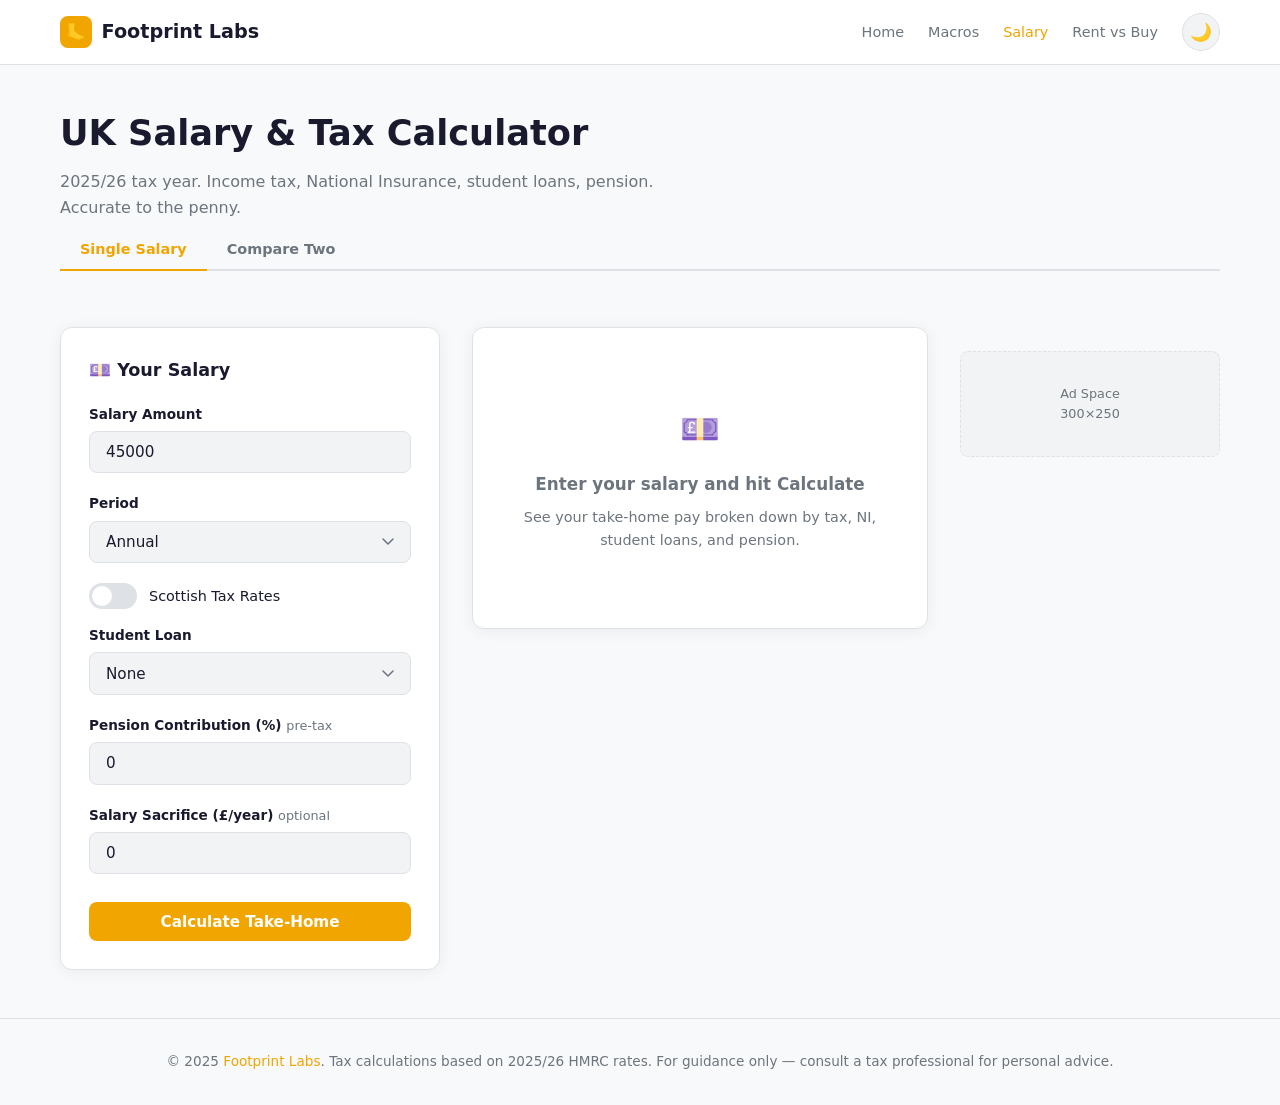
<file: tools/salary-calculator.html>
<!DOCTYPE html>
<html lang="en" data-theme="light">
<head>
  <meta charset="UTF-8">
  <meta name="viewport" content="width=device-width, initial-scale=1.0">
  <title>UK Salary &amp; Tax Calculator 2025/26 — Footprint Labs</title>
  <meta name="description" content="Free UK salary calculator for 2025/26. Income tax, National Insurance, student loans, pension, Scottish rates. Compare two salaries side by side.">
  <meta name="keywords" content="UK salary calculator, take home pay calculator 2025, UK tax calculator, national insurance calculator, Scottish tax rates 2025">
  <meta property="og:title" content="UK Salary &amp; Tax Calculator 2025/26 — Footprint Labs">
  <meta property="og:description" content="Calculate your UK take-home pay for 2025/26. Income tax, NI, student loans, pension, salary sacrifice. Free and accurate.">
  <meta property="og:type" content="website">
  <meta property="og:url" content="https://footprintlabs.co.uk/tools/salary-calculator.html">
  <link rel="icon" href="data:image/svg+xml,<svg xmlns='http://www.w3.org/2000/svg' viewBox='0 0 100 100'><text y='.9em' font-size='90'>🦶</text></svg>">
  <link rel="stylesheet" href="../css/style.css">
  <script src="../js/shared.js"></script>
  <script type="application/ld+json">
  {
    "@context": "https://schema.org",
    "@type": "SoftwareApplication",
    "name": "UK Salary & Tax Calculator 2025/26",
    "applicationCategory": "FinanceApplication",
    "operatingSystem": "Web",
    "offers": { "@type": "Offer", "price": "0", "priceCurrency": "GBP" },
    "description": "Calculate UK take-home pay including income tax, National Insurance, student loans, and pension for the 2025/26 tax year."
  }
  </script>
</head>
<body>
  <header class="site-header">
    <div class="container">
      <a href="../index.html" class="logo"><span class="logo-icon">🦶</span> Footprint Labs</a>
      <button class="mobile-toggle" aria-label="Toggle navigation">☰</button>
      <nav>
        <ul class="nav-links">
          <li><a href="../index.html">Home</a></li>
          <li><a href="macro-calculator.html">Macros</a></li>
          <li><a href="salary-calculator.html" class="active">Salary</a></li>
          <li><a href="rent-vs-buy.html">Rent vs Buy</a></li>
          <li><button class="theme-toggle" aria-label="Toggle dark/light mode">🌙</button></li>
        </ul>
      </nav>
    </div>
  </header>

  <main class="container">
    <div class="tool-hero">
      <h1>UK Salary &amp; Tax <span class="highlight">Calculator</span></h1>
      <p>2025/26 tax year. Income tax, National Insurance, student loans, pension. Accurate to the penny.</p>
    </div>

    <!-- Tabs: Single salary / Compare -->
    <div class="tabs">
      <button class="tab-btn active" onclick="switchTab('single')">Single Salary</button>
      <button class="tab-btn" onclick="switchTab('compare')">Compare Two</button>
    </div>

    <!-- ==================== SINGLE SALARY TAB ==================== -->
    <div class="tab-panel active" id="panel-single">
      <div class="tool-layout with-sidebar">
        <div class="tool-inputs">
          <h2>💷 Your Salary</h2>

          <div class="form-group">
            <label for="salaryInput">Salary Amount</label>
            <input type="number" id="salaryInput" value="45000" min="0" step="100" placeholder="e.g. 45000">
          </div>

          <div class="form-group">
            <label for="salaryPeriod">Period</label>
            <select id="salaryPeriod">
              <option value="annual" selected>Annual</option>
              <option value="monthly">Monthly</option>
              <option value="weekly">Weekly</option>
              <option value="hourly">Hourly</option>
            </select>
          </div>

          <div class="form-group" id="hoursGroup" style="display:none">
            <label for="hoursPerWeek">Hours per Week</label>
            <input type="number" id="hoursPerWeek" value="37.5" min="1" max="80" step="0.5">
          </div>

          <!-- Scottish tax toggle -->
          <div class="toggle-row">
            <label class="toggle-switch">
              <input type="checkbox" id="scottishToggle">
              <span class="toggle-slider"></span>
            </label>
            <span class="toggle-label">Scottish Tax Rates</span>
          </div>

          <!-- Student loan -->
          <div class="form-group">
            <label for="studentLoan">Student Loan</label>
            <select id="studentLoan">
              <option value="none" selected>None</option>
              <option value="plan1">Plan 1 (pre-2012)</option>
              <option value="plan2">Plan 2 (post-2012)</option>
              <option value="plan4">Plan 4 (Scotland)</option>
              <option value="plan5">Plan 5 (post-2023)</option>
              <option value="postgrad">Postgraduate Loan</option>
            </select>
          </div>

          <!-- Pension -->
          <div class="form-group">
            <label for="pensionPct">Pension Contribution (%) <span class="label-hint">pre-tax</span></label>
            <input type="number" id="pensionPct" value="0" min="0" max="100" step="0.5">
          </div>

          <!-- Salary sacrifice -->
          <div class="form-group">
            <label for="sacrificeAmount">Salary Sacrifice (£/year) <span class="label-hint">optional</span></label>
            <input type="number" id="sacrificeAmount" value="0" min="0" step="100">
          </div>

          <button class="btn btn-primary" style="width:100%;margin-top:.5rem;" onclick="calcSalary()">Calculate Take-Home</button>
        </div>

        <div class="tool-results" id="salaryResults">
          <div class="result-card" id="salaryPlaceholder">
            <div style="text-align:center;padding:3rem 1rem;color:var(--text-muted);">
              <p style="font-size:2rem;margin-bottom:1rem;">💷</p>
              <p style="font-size:1.05rem;font-weight:600;">Enter your salary and hit Calculate</p>
              <p style="font-size:.9rem;margin-top:.5rem;">See your take-home pay broken down by tax, NI, student loans, and pension.</p>
            </div>
          </div>
          <div id="salaryResultsContent" style="display:none;"></div>
        </div>

        <aside class="ad-sidebar">
          <!-- Replace with Google AdSense code -->
          <div class="ad-placeholder">Ad Space<br>300×250</div>
        </aside>
      </div>
    </div>

    <!-- ==================== COMPARE TAB ==================== -->
    <div class="tab-panel" id="panel-compare">
      <div class="tool-layout" style="grid-template-columns:1fr 1fr;">
        <div class="tool-inputs" style="position:static;">
          <h2>💼 Salary A (Current)</h2>
          <div class="form-group">
            <label for="compA">Annual Gross</label>
            <input type="number" id="compA" value="40000" min="0" step="100">
          </div>
          <div class="toggle-row">
            <label class="toggle-switch"><input type="checkbox" id="compAScot"><span class="toggle-slider"></span></label>
            <span class="toggle-label">Scottish</span>
          </div>
        </div>
        <div class="tool-inputs" style="position:static;">
          <h2>🚀 Salary B (Offer)</h2>
          <div class="form-group">
            <label for="compB">Annual Gross</label>
            <input type="number" id="compB" value="55000" min="0" step="100">
          </div>
          <div class="toggle-row">
            <label class="toggle-switch"><input type="checkbox" id="compBScot"><span class="toggle-slider"></span></label>
            <span class="toggle-label">Scottish</span>
          </div>
        </div>
      </div>
      <div style="text-align:center;margin:1rem 0;">
        <button class="btn btn-primary" onclick="compareSalaries()">Compare</button>
      </div>
      <div id="compareResults"></div>
    </div>
  </main>

  <footer class="site-footer">
    <div class="container">
      <p>© 2025 <a href="../index.html">Footprint Labs</a>. Tax calculations based on 2025/26 HMRC rates. For guidance only — consult a tax professional for personal advice.</p>
    </div>
  </footer>

<script>
(function(){
  'use strict';

  // Show/hide hours field
  document.getElementById('salaryPeriod').addEventListener('change', function(){
    document.getElementById('hoursGroup').style.display = this.value === 'hourly' ? 'block' : 'none';
  });

  // ==================== TAX ENGINE ====================

  // 2025/26 UK Tax Bands (rUK — England, Wales, NI)
  var ukBands = [
    { from: 0,      to: 12570,  rate: 0    },
    { from: 12570,  to: 50270,  rate: 0.20 },
    { from: 50270,  to: 125140, rate: 0.40 },
    { from: 125140, to: Infinity, rate: 0.45 }
  ];

  // Scottish 2025/26 Tax Bands
  var scotBands = [
    { from: 0,      to: 12570,  rate: 0     },
    { from: 12570,  to: 14876,  rate: 0.19  },
    { from: 14876,  to: 26561,  rate: 0.20  },
    { from: 26561,  to: 43662,  rate: 0.21  },
    { from: 43662,  to: 75000,  rate: 0.42  },
    { from: 75000,  to: 125140, rate: 0.45  },
    { from: 125140, to: Infinity, rate: 0.48 }
  ];

  // NI 2025/26 Employee Class 1
  // Primary threshold: £12,570/yr, UEL: £50,270/yr
  // 8% between PT-UEL, 2% above UEL
  function calcNI(gross) {
    var ni = 0;
    if (gross > 12570) {
      var band1 = Math.min(gross, 50270) - 12570;
      ni += band1 * 0.08;
    }
    if (gross > 50270) {
      ni += (gross - 50270) * 0.02;
    }
    return Math.max(0, ni);
  }

  // Income tax with personal allowance tapering
  function calcTax(gross, bands) {
    // Personal allowance taper: reduced by £1 for every £2 over £100,000
    var pa = 12570;
    if (gross > 100000) {
      pa = Math.max(0, 12570 - Math.floor((gross - 100000) / 2));
    }
    // Adjust bands
    var adjustedBands = JSON.parse(JSON.stringify(bands));
    adjustedBands[0].to = pa;
    if (adjustedBands[1]) adjustedBands[1].from = pa;

    var tax = 0;
    for (var i = 0; i < adjustedBands.length; i++) {
      var b = adjustedBands[i];
      if (gross > b.from) {
        var taxable = Math.min(gross, b.to) - b.from;
        tax += taxable * b.rate;
      }
    }
    return { tax: Math.max(0, tax), personalAllowance: pa };
  }

  // Student loan thresholds 2025/26
  var studentLoans = {
    plan1:    { threshold: 24990, rate: 0.09 },
    plan2:    { threshold: 27295, rate: 0.09 },
    plan4:    { threshold: 31395, rate: 0.09 },
    plan5:    { threshold: 25000, rate: 0.09 },
    postgrad: { threshold: 21000, rate: 0.06 }
  };

  function calcStudentLoan(gross, plan) {
    if (plan === 'none' || !studentLoans[plan]) return 0;
    var sl = studentLoans[plan];
    return gross > sl.threshold ? (gross - sl.threshold) * sl.rate : 0;
  }

  // Full calculation
  function fullCalc(annualGross, isScottish, studentPlan, pensionPct, sacrificeAmt) {
    pensionPct = pensionPct || 0;
    sacrificeAmt = sacrificeAmt || 0;
    studentPlan = studentPlan || 'none';

    // Pension is pre-tax (salary sacrifice style)
    var pensionAmt = annualGross * (pensionPct / 100);
    var grossAfterPension = annualGross - pensionAmt - sacrificeAmt;
    grossAfterPension = Math.max(0, grossAfterPension);

    var bands = isScottish ? scotBands : ukBands;
    var taxResult = calcTax(grossAfterPension, bands);
    var ni = calcNI(grossAfterPension);
    var sl = calcStudentLoan(annualGross, studentPlan); // SL based on gross
    var totalDeductions = taxResult.tax + ni + sl + pensionAmt + sacrificeAmt;
    var netAnnual = annualGross - totalDeductions;

    return {
      gross: annualGross,
      personalAllowance: taxResult.personalAllowance,
      incomeTax: taxResult.tax,
      ni: ni,
      studentLoan: sl,
      pension: pensionAmt,
      sacrifice: sacrificeAmt,
      totalDeductions: totalDeductions,
      net: netAnnual,
      netMonthly: netAnnual / 12,
      netWeekly: netAnnual / 52,
      netDaily: netAnnual / 260,
      netHourly: netAnnual / (52 * 37.5),
      effectiveRate: annualGross > 0 ? (totalDeductions / annualGross * 100) : 0,
      isScottish: isScottish
    };
  }

  function toAnnual(amount, period) {
    switch(period) {
      case 'monthly': return amount * 12;
      case 'weekly': return amount * 52;
      case 'hourly': return amount * parseFloat(document.getElementById('hoursPerWeek').value || 37.5) * 52;
      default: return amount;
    }
  }

  // ==================== RENDER ====================

  function renderSalary(r) {
    var g = r.gross;
    var maxBarVal = g || 1;
    var html = '';

    // Key figure
    html += '<div class="result-card fade-up"><h3>💰 Take-Home Pay</h3>';
    html += '<div class="result-highlight"><div class="big-number">' + fpMoney(r.net, 2) + '</div><div class="big-label">Annual Net Pay</div></div>';
    html += '<div class="result-row"><span class="result-label">Monthly</span><span class="result-value">' + fpMoney(r.netMonthly) + '</span></div>';
    html += '<div class="result-row"><span class="result-label">Weekly</span><span class="result-value">' + fpMoney(r.netWeekly) + '</span></div>';
    html += '<div class="result-row"><span class="result-label">Daily (260 working days)</span><span class="result-value">' + fpMoney(r.netDaily) + '</span></div>';
    html += '<div class="result-row"><span class="result-label">Hourly (37.5 hrs/wk)</span><span class="result-value">' + fpMoney(r.netHourly) + '</span></div>';
    html += '</div>';

    // Deductions breakdown
    html += '<div class="result-card fade-up"><h3>📊 Deductions Breakdown' + (r.isScottish ? ' <span style="font-size:.75rem;background:var(--secondary);color:#fff;padding:.15rem .5rem;border-radius:4px;">🏴 Scottish Rates</span>' : '') + '</h3>';
    html += '<div class="result-row"><span class="result-label">Gross Salary</span><span class="result-value">' + fpMoney(g) + '</span></div>';
    html += '<div class="result-row"><span class="result-label">Personal Allowance</span><span class="result-value">' + fpMoney(r.personalAllowance, 0) + '</span></div>';
    html += '<div class="result-row"><span class="result-label">Income Tax</span><span class="result-value negative">−' + fpMoney(r.incomeTax) + '</span></div>';
    html += '<div class="result-row"><span class="result-label">National Insurance</span><span class="result-value negative">−' + fpMoney(r.ni) + '</span></div>';
    if (r.studentLoan > 0) {
      html += '<div class="result-row"><span class="result-label">Student Loan</span><span class="result-value negative">−' + fpMoney(r.studentLoan) + '</span></div>';
    }
    if (r.pension > 0) {
      html += '<div class="result-row"><span class="result-label">Pension</span><span class="result-value negative">−' + fpMoney(r.pension) + '</span></div>';
    }
    if (r.sacrifice > 0) {
      html += '<div class="result-row"><span class="result-label">Salary Sacrifice</span><span class="result-value negative">−' + fpMoney(r.sacrifice) + '</span></div>';
    }
    html += '<div class="result-row" style="border-top:2px solid var(--border);padding-top:.75rem;margin-top:.25rem;"><span class="result-label" style="font-weight:700;">Total Deductions</span><span class="result-value negative">−' + fpMoney(r.totalDeductions) + '</span></div>';
    html += '<div class="result-row"><span class="result-label">Effective Tax Rate</span><span class="result-value accent">' + r.effectiveRate.toFixed(1) + '%</span></div>';
    html += '</div>';

    // Visual bar chart
    html += '<div class="result-card fade-up"><h3>📈 Visual Breakdown</h3>';
    html += '<div class="stacked-bar">';
    var taxPct = g > 0 ? (r.incomeTax / g * 100) : 0;
    var niPct = g > 0 ? (r.ni / g * 100) : 0;
    var slPct = g > 0 ? (r.studentLoan / g * 100) : 0;
    var penPct = g > 0 ? (r.pension / g * 100) : 0;
    var netPct = g > 0 ? (r.net / g * 100) : 100;
    html += '<div class="bar-fill takehome" style="width:' + netPct + '%">' + (netPct > 8 ? netPct.toFixed(0) + '%' : '') + '</div>';
    html += '<div class="bar-fill tax" style="width:' + taxPct + '%">' + (taxPct > 5 ? taxPct.toFixed(0) + '%' : '') + '</div>';
    html += '<div class="bar-fill ni" style="width:' + niPct + '%">' + (niPct > 5 ? niPct.toFixed(0) + '%' : '') + '</div>';
    if (slPct > 0) html += '<div class="bar-fill student" style="width:' + slPct + '%">' + (slPct > 5 ? slPct.toFixed(0) + '%' : '') + '</div>';
    if (penPct > 0) html += '<div class="bar-fill pension" style="width:' + penPct + '%">' + (penPct > 5 ? penPct.toFixed(0) + '%' : '') + '</div>';
    html += '</div>';
    html += '<div class="chart-legend">';
    html += '<div class="legend-item"><span class="legend-dot" style="background:#2ecc71"></span>Take-Home ' + fpMoney(r.net, 0) + '</div>';
    html += '<div class="legend-item"><span class="legend-dot" style="background:#e74c3c"></span>Tax ' + fpMoney(r.incomeTax, 0) + '</div>';
    html += '<div class="legend-item"><span class="legend-dot" style="background:#e67e22"></span>NI ' + fpMoney(r.ni, 0) + '</div>';
    if (r.studentLoan > 0) html += '<div class="legend-item"><span class="legend-dot" style="background:#9b59b6"></span>Student Loan ' + fpMoney(r.studentLoan, 0) + '</div>';
    if (r.pension > 0) html += '<div class="legend-item"><span class="legend-dot" style="background:#00b4d8"></span>Pension ' + fpMoney(r.pension, 0) + '</div>';
    html += '</div></div>';

    // Salary sacrifice explainer
    if (r.sacrifice > 0 || r.pension > 0) {
      var noPensionCalc = fullCalc(g, r.isScottish, 'none', 0, 0);
      var savingVsPure = noPensionCalc.totalDeductions - (r.incomeTax + r.ni + r.studentLoan);
      html += '<div class="result-card fade-up"><h3>🎯 Tax Savings from Pension / Sacrifice</h3>';
      html += '<p style="font-size:.9rem;color:var(--text-muted);margin-bottom:.75rem;">Because pension contributions (and salary sacrifice) reduce your taxable income, you pay less tax and NI.</p>';
      html += '<div class="result-row"><span class="result-label">Tax + NI savings</span><span class="result-value positive">+' + fpMoney(savingVsPure) + '/year</span></div>';
      html += '</div>';
    }

    // Ad placeholder
    html += '<div class="ad-placeholder">Ad Space — In-content rectangle</div>';

    return html;
  }

  // ==================== SINGLE CALC ====================
  window.calcSalary = function() {
    var amount = parseFloat(document.getElementById('salaryInput').value);
    var period = document.getElementById('salaryPeriod').value;
    if (!amount || amount < 0) { fpToast('Please enter a valid salary'); return; }
    var annual = toAnnual(amount, period);
    var isScottish = document.getElementById('scottishToggle').checked;
    var studentPlan = document.getElementById('studentLoan').value;
    var pensionPct = parseFloat(document.getElementById('pensionPct').value) || 0;
    var sacrifice = parseFloat(document.getElementById('sacrificeAmount').value) || 0;
    var r = fullCalc(annual, isScottish, studentPlan, pensionPct, sacrifice);

    document.getElementById('salaryPlaceholder').style.display = 'none';
    var content = document.getElementById('salaryResultsContent');
    content.style.display = 'block';
    content.innerHTML = renderSalary(r);
  };

  // ==================== COMPARE ====================
  window.compareSalaries = function() {
    var aGross = parseFloat(document.getElementById('compA').value) || 0;
    var bGross = parseFloat(document.getElementById('compB').value) || 0;
    var aScot = document.getElementById('compAScot').checked;
    var bScot = document.getElementById('compBScot').checked;
    var a = fullCalc(aGross, aScot, 'none', 0, 0);
    var b = fullCalc(bGross, bScot, 'none', 0, 0);
    var diff = b.net - a.net;

    var html = '<div class="comparison-grid">';
    // Column A
    html += '<div class="comparison-col"><h4>💼 Salary A</h4>';
    html += '<div class="big-number" style="font-size:1.5rem;color:var(--accent);">' + fpMoney(a.net, 0) + '</div>';
    html += '<div class="big-label">Annual Net</div>';
    html += '<div class="result-row mt-2"><span class="result-label">Gross</span><span class="result-value">' + fpMoney(a.gross, 0) + '</span></div>';
    html += '<div class="result-row"><span class="result-label">Tax</span><span class="result-value">−' + fpMoney(a.incomeTax, 0) + '</span></div>';
    html += '<div class="result-row"><span class="result-label">NI</span><span class="result-value">−' + fpMoney(a.ni, 0) + '</span></div>';
    html += '<div class="result-row"><span class="result-label">Monthly Net</span><span class="result-value">' + fpMoney(a.netMonthly) + '</span></div>';
    html += '</div>';

    // Column B
    html += '<div class="comparison-col"><h4>🚀 Salary B</h4>';
    html += '<div class="big-number" style="font-size:1.5rem;color:var(--secondary);">' + fpMoney(b.net, 0) + '</div>';
    html += '<div class="big-label">Annual Net</div>';
    html += '<div class="result-row mt-2"><span class="result-label">Gross</span><span class="result-value">' + fpMoney(b.gross, 0) + '</span></div>';
    html += '<div class="result-row"><span class="result-label">Tax</span><span class="result-value">−' + fpMoney(b.incomeTax, 0) + '</span></div>';
    html += '<div class="result-row"><span class="result-label">NI</span><span class="result-value">−' + fpMoney(b.ni, 0) + '</span></div>';
    html += '<div class="result-row"><span class="result-label">Monthly Net</span><span class="result-value">' + fpMoney(b.netMonthly) + '</span></div>';
    html += '</div></div>';

    // Difference
    var cls = diff > 0 ? 'buy' : diff < 0 ? 'rent' : 'neutral';
    html += '<div class="verdict-banner ' + cls + '">';
    if (diff > 0) {
      html += 'Salary B gives you <strong>' + fpMoney(diff, 0) + '</strong> more per year (' + fpMoney(diff/12) + '/month)';
    } else if (diff < 0) {
      html += 'Salary A gives you <strong>' + fpMoney(Math.abs(diff), 0) + '</strong> more per year (' + fpMoney(Math.abs(diff)/12) + '/month)';
    } else {
      html += 'Both salaries give you the same take-home pay';
    }
    html += '</div>';

    document.getElementById('compareResults').innerHTML = html;
  };

  // ==================== TAB SWITCH ====================
  window.switchTab = function(tab) {
    document.querySelectorAll('.tab-btn').forEach(function(b, i) {
      b.classList.toggle('active', (tab === 'single' && i === 0) || (tab === 'compare' && i === 1));
    });
    document.getElementById('panel-single').classList.toggle('active', tab === 'single');
    document.getElementById('panel-compare').classList.toggle('active', tab === 'compare');
  };

})();
</script>
</body>
</html>
</file>
<file: css/style.css>
/* ============================================================
   Footprint Labs — Shared Stylesheet
   Premium micro-tools brand. Dark/light mode. Mobile-first.
   ============================================================ */

/* ---------- CSS Custom Properties (Light default) ---------- */
:root {
  --bg:          #f8f9fa;
  --bg-card:     #ffffff;
  --bg-input:    #f1f3f5;
  --text:        #1a1a2e;
  --text-muted:  #6c757d;
  --border:      #dee2e6;
  --accent:      #f0a500;
  --accent-hover:#d99400;
  --secondary:   #00b4d8;
  --secondary-hover:#0096b7;
  --success:     #2ecc71;
  --danger:      #e74c3c;
  --shadow:      0 2px 16px rgba(0,0,0,.06);
  --shadow-lg:   0 8px 32px rgba(0,0,0,.10);
  --radius:      12px;
  --radius-sm:   8px;
  --transition:  .25s ease;
  --font:        'Segoe UI', system-ui, -apple-system, sans-serif;
  --max-width:   1200px;
}

/* ---------- Dark mode ---------- */
[data-theme="dark"] {
  --bg:          #0d1117;
  --bg-card:     #161b22;
  --bg-input:    #1c2128;
  --text:        #e0e0e0;
  --text-muted:  #8b949e;
  --border:      #30363d;
  --shadow:      0 2px 16px rgba(0,0,0,.30);
  --shadow-lg:   0 8px 32px rgba(0,0,0,.45);
}

/* ---------- Reset & base ---------- */
*, *::before, *::after { box-sizing: border-box; margin: 0; padding: 0; }

html { scroll-behavior: smooth; }

body {
  font-family: var(--font);
  background: var(--bg);
  color: var(--text);
  line-height: 1.6;
  transition: background var(--transition), color var(--transition);
  min-height: 100vh;
  display: flex;
  flex-direction: column;
}

a { color: var(--accent); text-decoration: none; transition: color var(--transition); }
a:hover { color: var(--accent-hover); }

img { max-width: 100%; display: block; }

/* ---------- Utility ---------- */
.container { width: 100%; max-width: var(--max-width); margin: 0 auto; padding: 0 1.25rem; }
.sr-only { position: absolute; width: 1px; height: 1px; padding: 0; margin: -1px; overflow: hidden; clip: rect(0,0,0,0); border: 0; }
.text-center { text-align: center; }
.text-muted { color: var(--text-muted); }
.mt-1 { margin-top: .5rem; }
.mt-2 { margin-top: 1rem; }
.mt-3 { margin-top: 1.5rem; }
.mt-4 { margin-top: 2rem; }
.mb-1 { margin-bottom: .5rem; }
.mb-2 { margin-bottom: 1rem; }
.mb-3 { margin-bottom: 1.5rem; }
.gap-1 { gap: .5rem; }
.gap-2 { gap: 1rem; }

/* ---------- Header / Navbar ---------- */
.site-header {
  background: var(--bg-card);
  border-bottom: 1px solid var(--border);
  position: sticky;
  top: 0;
  z-index: 100;
  transition: background var(--transition), border var(--transition);
}

.site-header .container {
  display: flex;
  align-items: center;
  justify-content: space-between;
  height: 64px;
}

.logo {
  display: flex;
  align-items: center;
  gap: .6rem;
  font-weight: 700;
  font-size: 1.2rem;
  color: var(--text);
  text-decoration: none;
}

.logo-icon {
  width: 32px;
  height: 32px;
  background: var(--accent);
  border-radius: 8px;
  display: flex;
  align-items: center;
  justify-content: center;
  font-size: 1rem;
  color: #fff;
}

.nav-links {
  display: flex;
  align-items: center;
  gap: 1.5rem;
  list-style: none;
}

.nav-links a {
  color: var(--text-muted);
  font-size: .9rem;
  font-weight: 500;
  transition: color var(--transition);
}
.nav-links a:hover,
.nav-links a.active { color: var(--accent); }

/* Theme toggle */
.theme-toggle {
  background: var(--bg-input);
  border: 1px solid var(--border);
  border-radius: 50%;
  width: 38px;
  height: 38px;
  display: flex;
  align-items: center;
  justify-content: center;
  cursor: pointer;
  font-size: 1.1rem;
  transition: background var(--transition), border var(--transition);
  color: var(--text);
}
.theme-toggle:hover { border-color: var(--accent); }

/* Mobile menu */
.mobile-toggle {
  display: none;
  background: none;
  border: none;
  font-size: 1.5rem;
  cursor: pointer;
  color: var(--text);
}

@media (max-width: 768px) {
  .mobile-toggle { display: block; }
  .nav-links {
    display: none;
    position: absolute;
    top: 64px;
    left: 0;
    right: 0;
    background: var(--bg-card);
    border-bottom: 1px solid var(--border);
    flex-direction: column;
    padding: 1rem 1.25rem;
    gap: 1rem;
  }
  .nav-links.open { display: flex; }
}

/* ---------- Hero ---------- */
.hero {
  padding: 5rem 0 4rem;
  text-align: center;
}

.hero h1 {
  font-size: clamp(2rem, 5vw, 3.2rem);
  font-weight: 800;
  letter-spacing: -.02em;
  line-height: 1.15;
  margin-bottom: 1rem;
}

.hero h1 .highlight {
  background: linear-gradient(135deg, var(--accent), var(--secondary));
  -webkit-background-clip: text;
  -webkit-text-fill-color: transparent;
  background-clip: text;
}

.hero p {
  font-size: 1.15rem;
  color: var(--text-muted);
  max-width: 600px;
  margin: 0 auto 2rem;
}

/* ---------- Cards grid ---------- */
.cards-grid {
  display: grid;
  grid-template-columns: repeat(auto-fit, minmax(300px, 1fr));
  gap: 1.5rem;
  padding-bottom: 2rem;
}

.card {
  background: var(--bg-card);
  border: 1px solid var(--border);
  border-radius: var(--radius);
  padding: 2rem;
  transition: transform var(--transition), box-shadow var(--transition), border-color var(--transition);
  box-shadow: var(--shadow);
  position: relative;
  overflow: hidden;
}
.card:hover {
  transform: translateY(-4px);
  box-shadow: var(--shadow-lg);
  border-color: var(--accent);
}

.card-icon {
  width: 56px;
  height: 56px;
  border-radius: 14px;
  display: flex;
  align-items: center;
  justify-content: center;
  font-size: 1.5rem;
  margin-bottom: 1.25rem;
}

.card h3 {
  font-size: 1.2rem;
  font-weight: 700;
  margin-bottom: .5rem;
}

.card p {
  color: var(--text-muted);
  font-size: .95rem;
  margin-bottom: 1.25rem;
  line-height: 1.55;
}

.card-link {
  display: inline-flex;
  align-items: center;
  gap: .4rem;
  font-weight: 600;
  font-size: .95rem;
  color: var(--accent);
}
.card-link:hover { gap: .65rem; }
.card-link::after { content: '→'; transition: margin var(--transition); }

/* ---------- About section ---------- */
.about-section {
  padding: 4rem 0;
  border-top: 1px solid var(--border);
}

.about-section h2 {
  font-size: 1.8rem;
  font-weight: 800;
  margin-bottom: 1rem;
}

.about-section p {
  color: var(--text-muted);
  max-width: 700px;
  font-size: 1.05rem;
  line-height: 1.7;
}

/* ---------- Footer ---------- */
.site-footer {
  margin-top: auto;
  border-top: 1px solid var(--border);
  padding: 2rem 0;
  text-align: center;
  font-size: .85rem;
  color: var(--text-muted);
}

.site-footer a { color: var(--accent); }

/* ---------- Buttons ---------- */
.btn {
  display: inline-flex;
  align-items: center;
  justify-content: center;
  gap: .4rem;
  padding: .65rem 1.5rem;
  border: none;
  border-radius: var(--radius-sm);
  font-size: .95rem;
  font-weight: 600;
  font-family: var(--font);
  cursor: pointer;
  transition: background var(--transition), transform .15s ease, box-shadow var(--transition);
}
.btn:active { transform: scale(.97); }

.btn-primary {
  background: var(--accent);
  color: #fff;
}
.btn-primary:hover { background: var(--accent-hover); box-shadow: 0 4px 14px rgba(240,165,0,.35); }

.btn-secondary {
  background: var(--secondary);
  color: #fff;
}
.btn-secondary:hover { background: var(--secondary-hover); }

.btn-outline {
  background: transparent;
  border: 1.5px solid var(--border);
  color: var(--text);
}
.btn-outline:hover { border-color: var(--accent); color: var(--accent); }

.btn-sm {
  padding: .45rem 1rem;
  font-size: .85rem;
}

.btn-group {
  display: flex;
  flex-wrap: wrap;
  gap: .5rem;
}

/* ---------- Forms ---------- */
.form-group {
  margin-bottom: 1.25rem;
}

.form-group label {
  display: block;
  font-size: .85rem;
  font-weight: 600;
  margin-bottom: .35rem;
  color: var(--text);
}

.form-group .label-hint {
  font-weight: 400;
  color: var(--text-muted);
  font-size: .8rem;
}

input[type="number"],
input[type="text"],
select {
  width: 100%;
  padding: .7rem 1rem;
  font-size: .95rem;
  font-family: var(--font);
  background: var(--bg-input);
  color: var(--text);
  border: 1.5px solid var(--border);
  border-radius: var(--radius-sm);
  transition: border-color var(--transition), box-shadow var(--transition);
  outline: none;
}
input[type="number"]:focus,
input[type="text"]:focus,
select:focus {
  border-color: var(--accent);
  box-shadow: 0 0 0 3px rgba(240,165,0,.15);
}

select {
  cursor: pointer;
  appearance: none;
  background-image: url("data:image/svg+xml,%3Csvg xmlns='http://www.w3.org/2000/svg' width='12' height='7'%3E%3Cpath d='M1 1l5 5 5-5' stroke='%236c757d' stroke-width='1.5' fill='none' stroke-linecap='round' stroke-linejoin='round'/%3E%3C/svg%3E");
  background-repeat: no-repeat;
  background-position: right 1rem center;
  padding-right: 2.5rem;
}

/* Toggle switch */
.toggle-row {
  display: flex;
  align-items: center;
  gap: .75rem;
  margin-bottom: 1rem;
}

.toggle-switch {
  position: relative;
  width: 48px;
  height: 26px;
  flex-shrink: 0;
}

.toggle-switch input { opacity: 0; width: 0; height: 0; }

.toggle-slider {
  position: absolute;
  inset: 0;
  background: var(--border);
  border-radius: 26px;
  cursor: pointer;
  transition: background var(--transition);
}

.toggle-slider::before {
  content: '';
  position: absolute;
  width: 20px;
  height: 20px;
  left: 3px;
  bottom: 3px;
  background: #fff;
  border-radius: 50%;
  transition: transform var(--transition);
}

.toggle-switch input:checked + .toggle-slider {
  background: var(--accent);
}

.toggle-switch input:checked + .toggle-slider::before {
  transform: translateX(22px);
}

.toggle-label {
  font-size: .9rem;
  font-weight: 500;
}

/* Radio pills */
.radio-pills {
  display: flex;
  flex-wrap: wrap;
  gap: .4rem;
}

.radio-pill {
  position: relative;
}

.radio-pill input {
  position: absolute;
  opacity: 0;
  width: 0;
  height: 0;
}

.radio-pill label {
  display: inline-block;
  padding: .45rem 1rem;
  font-size: .85rem;
  font-weight: 600;
  border: 1.5px solid var(--border);
  border-radius: var(--radius-sm);
  cursor: pointer;
  transition: all var(--transition);
  color: var(--text-muted);
  background: var(--bg-input);
}

.radio-pill input:checked + label {
  border-color: var(--accent);
  background: var(--accent);
  color: #fff;
}

.radio-pill label:hover {
  border-color: var(--accent);
}

/* ---------- Tool page layout ---------- */
.tool-layout {
  display: grid;
  grid-template-columns: 1fr;
  gap: 2rem;
  padding: 2rem 0 3rem;
}

@media (min-width: 1024px) {
  .tool-layout { grid-template-columns: 380px 1fr; }
  .tool-layout.with-sidebar { grid-template-columns: 380px 1fr 260px; }
}

.tool-inputs {
  background: var(--bg-card);
  border: 1px solid var(--border);
  border-radius: var(--radius);
  padding: 1.75rem;
  box-shadow: var(--shadow);
  align-self: start;
  position: sticky;
  top: 80px;
}

.tool-inputs h2 {
  font-size: 1.1rem;
  font-weight: 700;
  margin-bottom: 1.25rem;
  display: flex;
  align-items: center;
  gap: .5rem;
}

.tool-results {
  min-width: 0;
}

.tool-hero {
  padding: 2.5rem 0 .5rem;
}
.tool-hero h1 {
  font-size: clamp(1.6rem, 3.5vw, 2.2rem);
  font-weight: 800;
  margin-bottom: .5rem;
}
.tool-hero p {
  color: var(--text-muted);
  font-size: 1rem;
  max-width: 600px;
}

/* Results cards */
.result-card {
  background: var(--bg-card);
  border: 1px solid var(--border);
  border-radius: var(--radius);
  padding: 1.75rem;
  box-shadow: var(--shadow);
  margin-bottom: 1.25rem;
  transition: border-color var(--transition);
}

.result-card h3 {
  font-size: 1rem;
  font-weight: 700;
  margin-bottom: 1rem;
  display: flex;
  align-items: center;
  gap: .5rem;
}

.result-row {
  display: flex;
  justify-content: space-between;
  align-items: center;
  padding: .6rem 0;
  border-bottom: 1px solid var(--border);
  font-size: .95rem;
}
.result-row:last-child { border-bottom: none; }

.result-label { color: var(--text-muted); }
.result-value { font-weight: 700; font-variant-numeric: tabular-nums; }
.result-value.positive { color: var(--success); }
.result-value.negative { color: var(--danger); }
.result-value.accent { color: var(--accent); }

.result-highlight {
  background: linear-gradient(135deg, rgba(240,165,0,.08), rgba(0,180,216,.08));
  border: 1.5px solid var(--accent);
  border-radius: var(--radius);
  padding: 1.25rem;
  margin: 1rem 0;
  text-align: center;
}

.result-highlight .big-number {
  font-size: 2.2rem;
  font-weight: 800;
  color: var(--accent);
}

.result-highlight .big-label {
  font-size: .85rem;
  color: var(--text-muted);
  margin-top: .25rem;
}

/* ---------- CSS Charts ---------- */

/* Horizontal bar chart */
.bar-chart {
  display: flex;
  flex-direction: column;
  gap: .6rem;
  margin: 1rem 0;
}

.bar-item {
  display: flex;
  align-items: center;
  gap: .75rem;
}

.bar-label {
  width: 90px;
  font-size: .82rem;
  font-weight: 600;
  text-align: right;
  flex-shrink: 0;
}

.bar-track {
  flex: 1;
  height: 28px;
  background: var(--bg-input);
  border-radius: 6px;
  overflow: hidden;
  position: relative;
}

.bar-fill {
  height: 100%;
  border-radius: 6px;
  transition: width .6s ease;
  display: flex;
  align-items: center;
  padding-left: .6rem;
  font-size: .75rem;
  font-weight: 700;
  color: #fff;
  min-width: fit-content;
}

.bar-fill.protein { background: linear-gradient(90deg, #e74c3c, #ff6b6b); }
.bar-fill.carbs { background: linear-gradient(90deg, var(--accent), #ffc857); }
.bar-fill.fats { background: linear-gradient(90deg, var(--secondary), #48cae4); }
.bar-fill.tax { background: linear-gradient(90deg, #e74c3c, #ff6b6b); }
.bar-fill.ni { background: linear-gradient(90deg, #e67e22, #f39c12); }
.bar-fill.pension { background: linear-gradient(90deg, var(--secondary), #48cae4); }
.bar-fill.student { background: linear-gradient(90deg, #9b59b6, #c39bd3); }
.bar-fill.takehome { background: linear-gradient(90deg, #2ecc71, #58d68d); }
.bar-fill.generic-a { background: linear-gradient(90deg, var(--accent), #ffc857); }
.bar-fill.generic-b { background: linear-gradient(90deg, var(--secondary), #48cae4); }

/* Stacked bar */
.stacked-bar {
  display: flex;
  height: 36px;
  border-radius: 8px;
  overflow: hidden;
  margin: 1rem 0;
}
.stacked-bar > div {
  transition: width .6s ease;
  display: flex;
  align-items: center;
  justify-content: center;
  font-size: .7rem;
  font-weight: 700;
  color: #fff;
  white-space: nowrap;
  overflow: hidden;
}

/* Legend */
.chart-legend {
  display: flex;
  flex-wrap: wrap;
  gap: .75rem;
  margin-top: .75rem;
}
.legend-item {
  display: flex;
  align-items: center;
  gap: .35rem;
  font-size: .82rem;
  color: var(--text-muted);
}
.legend-dot {
  width: 10px;
  height: 10px;
  border-radius: 3px;
  flex-shrink: 0;
}

/* Donut chart (CSS-only) */
.donut-chart {
  width: 180px;
  height: 180px;
  border-radius: 50%;
  position: relative;
  margin: 1rem auto;
}
.donut-chart .donut-hole {
  position: absolute;
  width: 100px;
  height: 100px;
  background: var(--bg-card);
  border-radius: 50%;
  top: 50%;
  left: 50%;
  transform: translate(-50%, -50%);
  display: flex;
  flex-direction: column;
  align-items: center;
  justify-content: center;
  z-index: 2;
}
.donut-hole .donut-total {
  font-size: 1.3rem;
  font-weight: 800;
}
.donut-hole .donut-label {
  font-size: .65rem;
  color: var(--text-muted);
}

/* Comparison chart (two-column) */
.comparison-grid {
  display: grid;
  grid-template-columns: 1fr 1fr;
  gap: 1.25rem;
  margin: 1rem 0;
}

@media (max-width: 600px) {
  .comparison-grid { grid-template-columns: 1fr; }
}

.comparison-col {
  background: var(--bg-input);
  border-radius: var(--radius-sm);
  padding: 1.25rem;
  text-align: center;
}
.comparison-col h4 {
  font-size: .9rem;
  font-weight: 700;
  margin-bottom: .75rem;
}

/* ---------- Ad placeholders ---------- */
.ad-placeholder {
  background: var(--bg-input);
  border: 1.5px dashed var(--border);
  border-radius: var(--radius-sm);
  padding: 2rem 1rem;
  text-align: center;
  color: var(--text-muted);
  font-size: .8rem;
  margin: 1.5rem 0;
  transition: background var(--transition), border var(--transition);
}

/* Sidebar ad */
.ad-sidebar {
  align-self: start;
  position: sticky;
  top: 80px;
}

/* ---------- Tabs ---------- */
.tabs {
  display: flex;
  border-bottom: 2px solid var(--border);
  margin-bottom: 1.5rem;
  gap: 0;
}
.tab-btn {
  padding: .75rem 1.25rem;
  background: none;
  border: none;
  border-bottom: 2px solid transparent;
  margin-bottom: -2px;
  font-size: .9rem;
  font-weight: 600;
  color: var(--text-muted);
  cursor: pointer;
  transition: all var(--transition);
  font-family: var(--font);
}
.tab-btn:hover { color: var(--text); }
.tab-btn.active {
  color: var(--accent);
  border-bottom-color: var(--accent);
}
.tab-panel { display: none; }
.tab-panel.active { display: block; }

/* ---------- Verdict banner ---------- */
.verdict-banner {
  padding: 1.5rem;
  border-radius: var(--radius);
  text-align: center;
  margin: 1.5rem 0;
  font-size: 1.05rem;
  font-weight: 600;
  line-height: 1.5;
}
.verdict-banner.buy {
  background: rgba(46,204,113,.1);
  border: 1.5px solid #2ecc71;
  color: #2ecc71;
}
.verdict-banner.rent {
  background: rgba(0,180,216,.1);
  border: 1.5px solid var(--secondary);
  color: var(--secondary);
}
.verdict-banner.neutral {
  background: rgba(240,165,0,.1);
  border: 1.5px solid var(--accent);
  color: var(--accent);
}

/* ---------- Info / tooltip ---------- */
.info-tip {
  display: inline-flex;
  align-items: center;
  justify-content: center;
  width: 18px;
  height: 18px;
  border-radius: 50%;
  background: var(--bg-input);
  border: 1px solid var(--border);
  font-size: .7rem;
  font-weight: 700;
  color: var(--text-muted);
  cursor: help;
  position: relative;
}
.info-tip:hover::after {
  content: attr(data-tip);
  position: absolute;
  bottom: calc(100% + 8px);
  left: 50%;
  transform: translateX(-50%);
  background: var(--text);
  color: var(--bg);
  font-size: .75rem;
  font-weight: 400;
  padding: .5rem .75rem;
  border-radius: 6px;
  white-space: nowrap;
  max-width: 260px;
  white-space: normal;
  z-index: 50;
  line-height: 1.4;
}

/* ---------- Notification toast ---------- */
.toast {
  position: fixed;
  bottom: 2rem;
  right: 2rem;
  background: var(--bg-card);
  border: 1px solid var(--accent);
  border-radius: var(--radius-sm);
  padding: .75rem 1.25rem;
  font-size: .9rem;
  font-weight: 600;
  box-shadow: var(--shadow-lg);
  z-index: 999;
  transform: translateY(120%);
  opacity: 0;
  transition: all .3s ease;
}
.toast.show { transform: translateY(0); opacity: 1; }

/* ---------- Animations ---------- */
@keyframes fadeUp {
  from { opacity: 0; transform: translateY(20px); }
  to { opacity: 1; transform: translateY(0); }
}
.fade-up { animation: fadeUp .5s ease both; }
.fade-up-d1 { animation-delay: .1s; }
.fade-up-d2 { animation-delay: .2s; }
.fade-up-d3 { animation-delay: .3s; }

/* ---------- Timeline chart (rent vs buy) ---------- */
.timeline-chart {
  width: 100%;
  overflow-x: auto;
  margin: 1rem 0;
}

.timeline-chart table {
  width: 100%;
  border-collapse: collapse;
  font-size: .82rem;
}

.timeline-chart th,
.timeline-chart td {
  padding: .6rem .75rem;
  text-align: right;
  border-bottom: 1px solid var(--border);
}

.timeline-chart th {
  font-weight: 700;
  text-align: right;
  color: var(--text-muted);
  font-size: .78rem;
  text-transform: uppercase;
  letter-spacing: .03em;
}

.timeline-chart th:first-child,
.timeline-chart td:first-child { text-align: left; }

.timeline-chart tr:hover td { background: var(--bg-input); }

/* ---------- Responsive polish ---------- */
@media (max-width: 480px) {
  .tool-inputs { padding: 1.25rem; }
  .result-card { padding: 1.25rem; }
  .hero { padding: 3rem 0 2.5rem; }
  .bar-label { width: 70px; font-size: .75rem; }
}

/* ---------- Print ---------- */
@media print {
  .site-header, .site-footer, .theme-toggle, .ad-placeholder, .btn { display: none; }
  body { background: #fff; color: #000; }
  .result-card { box-shadow: none; border: 1px solid #ccc; }
}
</file>
